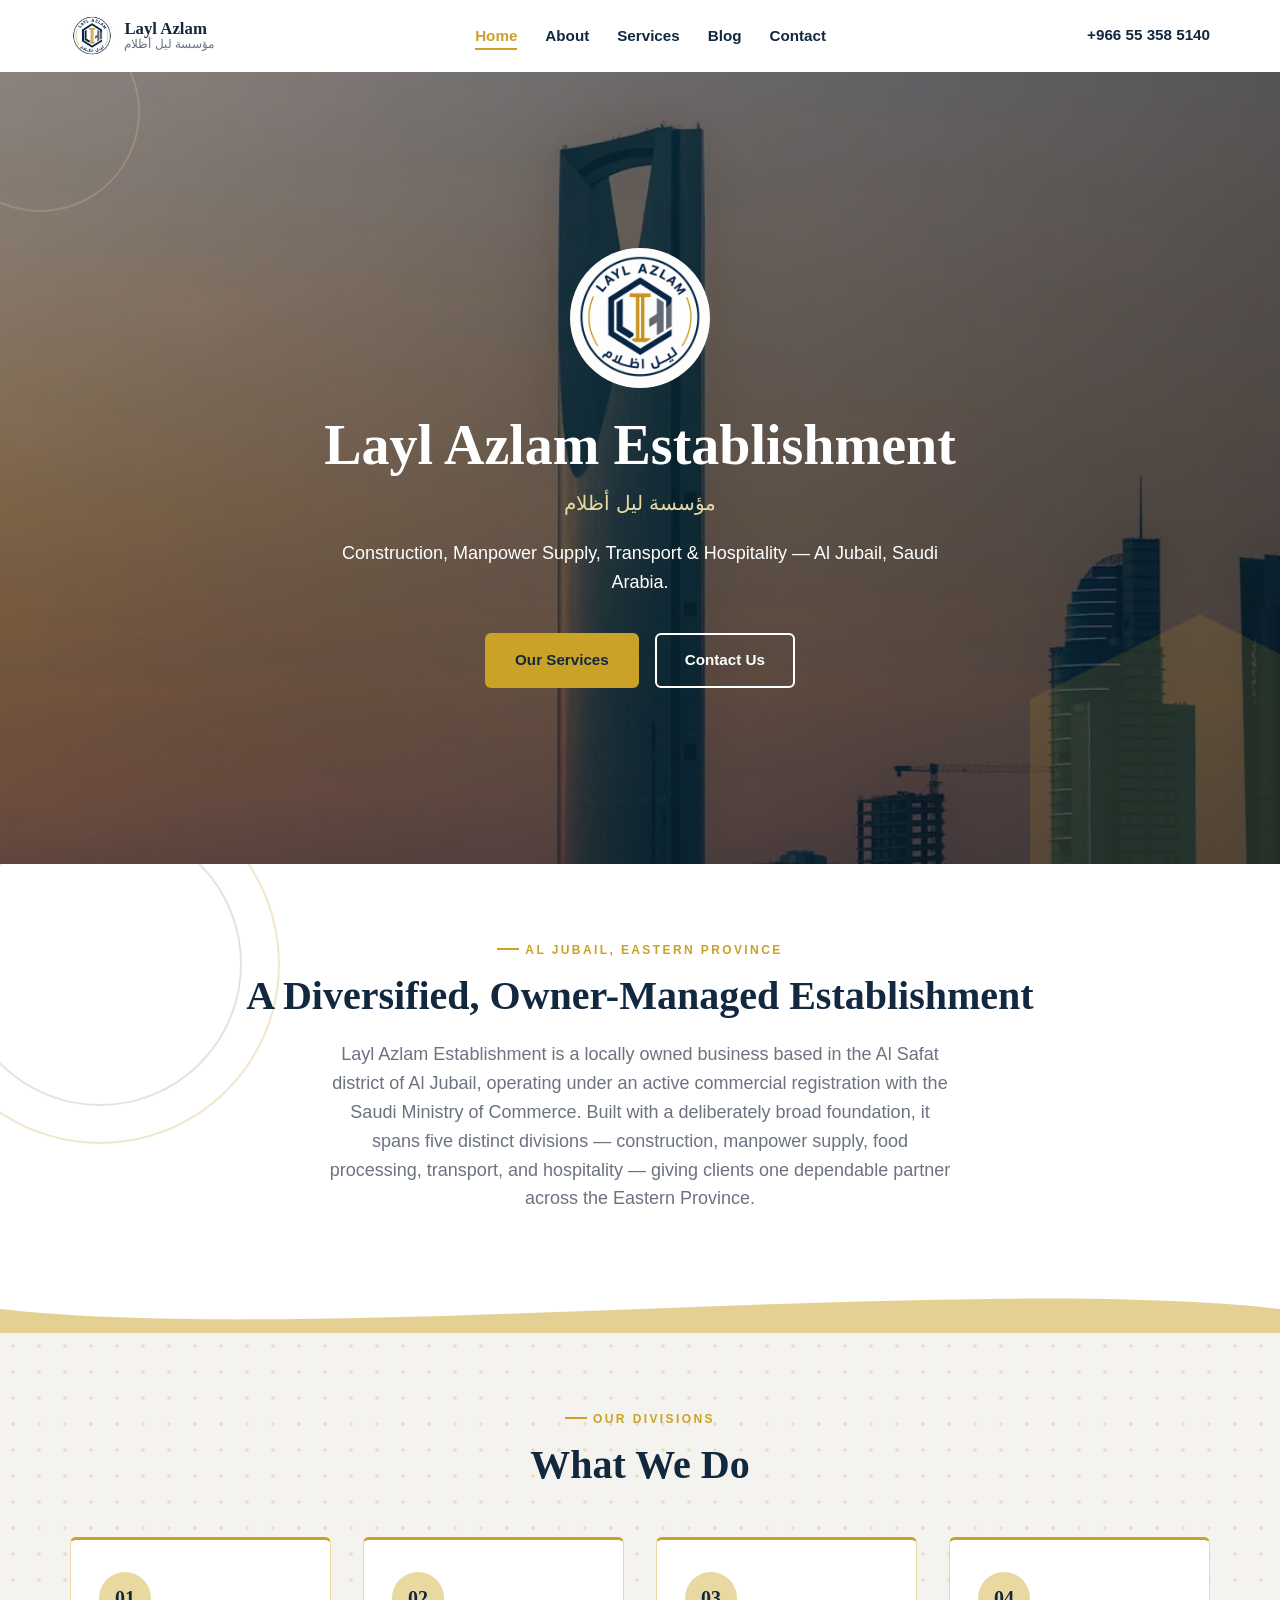
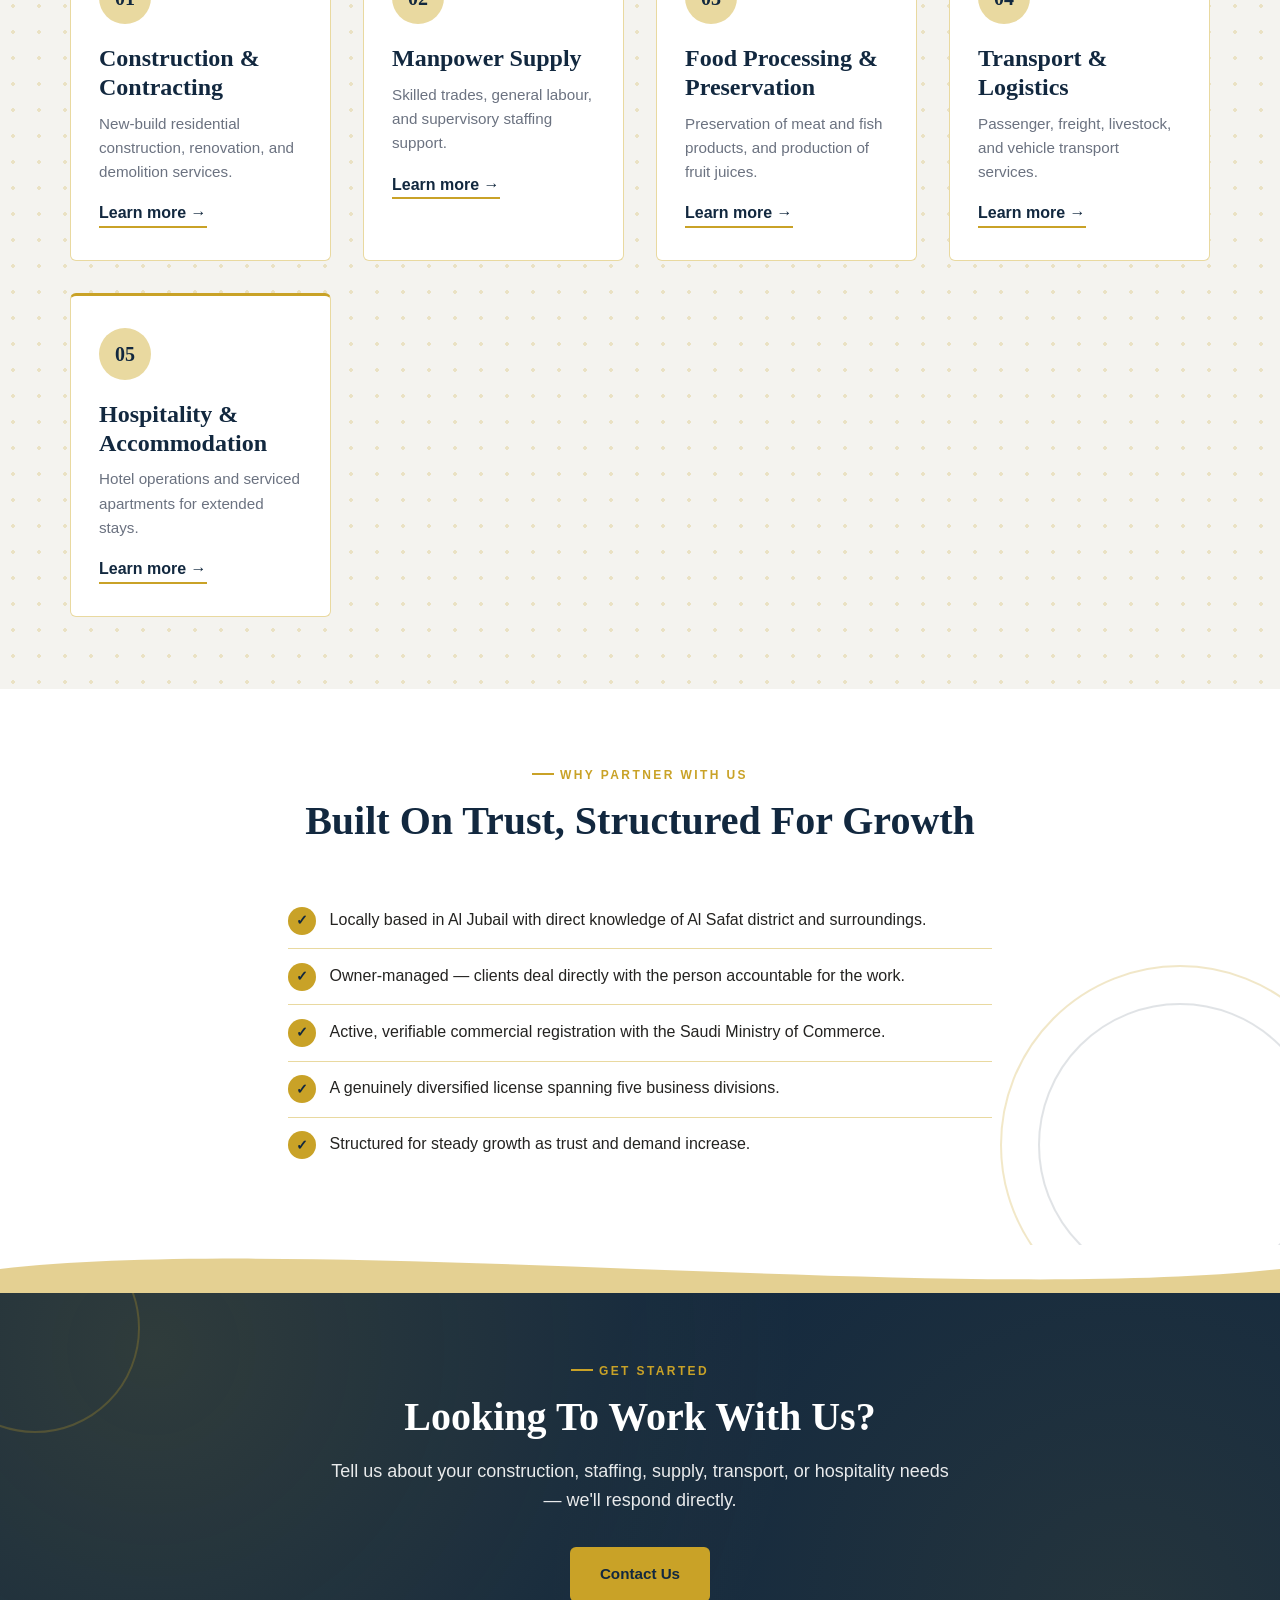
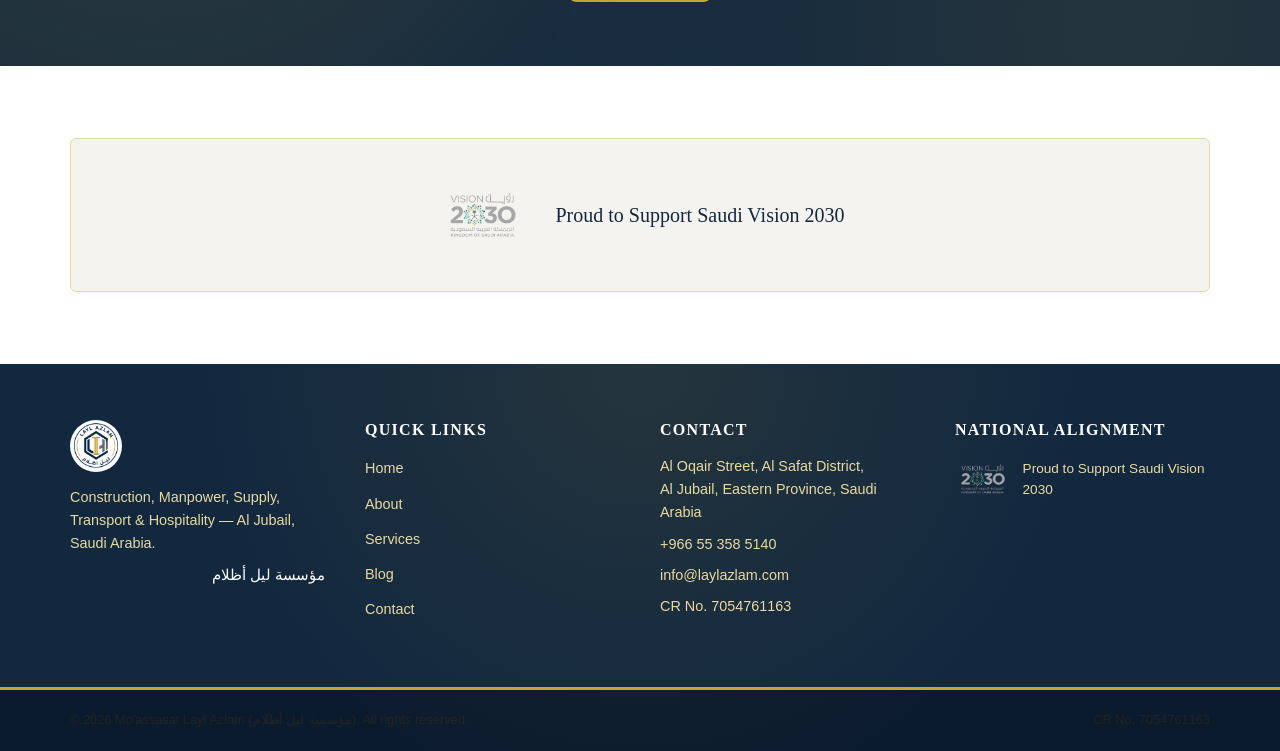
<file: index.html>
<!DOCTYPE html>
<html lang="en">
<head>
  <meta charset="UTF-8">
  <meta name="viewport" content="width=device-width, initial-scale=1.0">
  <meta http-equiv="Content-Security-Policy" content="default-src 'self'; script-src 'self'; style-src 'self' 'unsafe-inline' https://fonts.googleapis.com; font-src 'self' https://fonts.gstatic.com; img-src 'self'; frame-src https://maps.google.com https://www.google.com; connect-src 'self'; base-uri 'self'; form-action 'self'; object-src 'none'; frame-ancestors 'self';">
  <meta name="referrer" content="strict-origin-when-cross-origin">
  <title>Layl Azlam Establishment | Construction, Manpower &amp; More — Al Jubail</title>
  <meta name="description" content="Layl Azlam Establishment is an Al Jubail-based, owner-managed business spanning construction, manpower supply, food processing, transport, and hospitality across the Eastern Province, Saudi Arabia.">
  <!-- Open Graph -->
  <meta property="og:title" content="Layl Azlam Establishment — Al Jubail, Saudi Arabia">
  <meta property="og:description" content="Construction, Manpower, Supply, Transport &amp; Hospitality — a diversified, owner-managed establishment based in Al Jubail, Eastern Province.">
  <meta property="og:type" content="website">
  <meta property="og:image" content="assets/images/og-image.png">
  <!-- Favicon -->
  <link rel="icon" type="image/png" href="assets/images/favicon.png">
  <link rel="preload" as="image" href="assets/images/hero-home.webp">
  <!-- Fonts -->
  <link rel="preconnect" href="https://fonts.googleapis.com">
  <link rel="preconnect" href="https://fonts.gstatic.com" crossorigin>
  <link href="https://fonts.googleapis.com/css2?family=Playfair+Display:wght@600;700&family=Inter:wght@400;500;600;700&family=Noto+Kufi+Arabic:wght@400;600;700&display=swap" rel="stylesheet">
  <link rel="stylesheet" href="assets/css/style.css">
</head>
<body>
  <a href="#main" class="skip-link">Skip to main content</a>

  <!-- ============================= HEADER ============================= -->
  <header class="site-header" id="siteHeader">
    <div class="container header-inner">
      <a href="index.html" class="logo-link" aria-label="Layl Azlam Establishment home">
        <img src="assets/images/logo.png" alt="Layl Azlam Establishment logo" class="logo-img" width="44" height="44">
        <span class="logo-text">
          <span class="logo-en">Layl Azlam</span>
          <span class="logo-ar" lang="ar">مؤسسة ليل أظلام</span>
        </span>
      </a>
      <nav class="main-nav" id="mainNav" aria-label="Primary">
        <ul>
          <li><a href="index.html" aria-current="page">Home</a></li>
          <li><a href="about.html">About</a></li>
          <li><a href="services.html">Services</a></li>
          <li><a href="blog/index.html">Blog</a></li>
          <li><a href="contact.html">Contact</a></li>
        </ul>
      </nav>
      <div class="header-actions">
        <a href="tel:+966553585140" class="header-phone">+966 55 358 5140</a>
        <button class="nav-toggle" id="navToggle" aria-label="Toggle navigation" aria-expanded="false" aria-controls="mainNav">
          <span></span><span></span><span></span>
        </button>
      </div>
    </div>
  </header>

  <main id="main">
    <!-- ============================= HERO ============================= -->
    <section class="hero">
      <div class="container hero-inner">
        <img src="assets/images/logo.png" alt="" class="hero-logo" width="140" height="140" aria-hidden="true">
        <h1>Layl Azlam Establishment</h1>
        <p class="hero-ar" lang="ar">مؤسسة ليل أظلام</p>
        <p class="lede">Construction, Manpower Supply, Transport &amp; Hospitality — Al Jubail, Saudi Arabia.</p>
        <div class="btn-row" style="justify-content: center;">
          <a href="services.html" class="btn btn-gold">Our Services</a>
          <a href="contact.html" class="btn btn-outline" style="border-color: var(--white); color: var(--white);">Contact Us</a>
        </div>
      </div>
    </section>

    <!-- ============================= INTRO ============================= -->
    <section class="section">
      <div class="arc-motif arc-motif--top-left" aria-hidden="true"></div>
      <div class="container text-center">
        <p class="eyebrow">Al Jubail, Eastern Province</p>
        <h2>A Diversified, Owner-Managed Establishment</h2>
        <p class="lede" style="margin-inline: auto; margin-top: 1.25rem;">
          Layl Azlam Establishment is a locally owned business based in the Al Safat district of Al Jubail,
          operating under an active commercial registration with the Saudi Ministry of Commerce. Built with
          a deliberately broad foundation, it spans five distinct divisions — construction, manpower supply,
          food processing, transport, and hospitality — giving clients one dependable partner across the
          Eastern Province.
        </p>
      </div>
    </section>

    <div class="wave-divider" aria-hidden="true">
      <svg viewBox="0 0 1200 40" preserveAspectRatio="none">
        <path d="M0,20 C300,50 900,-10 1200,20 L1200,40 L0,40 Z" fill="#C9A227" opacity="0.5"></path>
      </svg>
    </div>

    <!-- ======================= DIVISIONS PREVIEW ======================= -->
    <section class="section section--cream">
      <div class="container">
        <div class="section-head">
          <p class="eyebrow">Our Divisions</p>
          <h2>What We Do</h2>
        </div>
        <div class="grid divisions-grid">
          <div class="card">
            <div class="card-icon">01</div>
            <h3>Construction &amp; Contracting</h3>
            <p>New-build residential construction, renovation, and demolition services.</p>
            <a href="services.html#construction" class="card-link">Learn more →</a>
          </div>
          <div class="card">
            <div class="card-icon">02</div>
            <h3>Manpower Supply</h3>
            <p>Skilled trades, general labour, and supervisory staffing support.</p>
            <a href="services.html#manpower" class="card-link">Learn more →</a>
          </div>
          <div class="card">
            <div class="card-icon">03</div>
            <h3>Food Processing &amp; Preservation</h3>
            <p>Preservation of meat and fish products, and production of fruit juices.</p>
            <a href="services.html#food" class="card-link">Learn more →</a>
          </div>
          <div class="card">
            <div class="card-icon">04</div>
            <h3>Transport &amp; Logistics</h3>
            <p>Passenger, freight, livestock, and vehicle transport services.</p>
            <a href="services.html#transport" class="card-link">Learn more →</a>
          </div>
          <div class="card">
            <div class="card-icon">05</div>
            <h3>Hospitality &amp; Accommodation</h3>
            <p>Hotel operations and serviced apartments for extended stays.</p>
            <a href="services.html#hospitality" class="card-link">Learn more →</a>
          </div>
        </div>
      </div>
    </section>

    <!-- ======================= WHY PARTNER WITH US ======================= -->
    <section class="section">
      <div class="arc-motif arc-motif--bottom-right" aria-hidden="true"></div>
      <div class="container">
        <div class="section-head">
          <p class="eyebrow">Why Partner With Us</p>
          <h2>Built On Trust, Structured For Growth</h2>
        </div>
        <ul class="checklist" style="max-width: 44rem; margin-inline: auto;">
          <li>
            <span class="check-mark" aria-hidden="true">✓</span>
            <span>Locally based in Al Jubail with direct knowledge of Al Safat district and surroundings.</span>
          </li>
          <li>
            <span class="check-mark" aria-hidden="true">✓</span>
            <span>Owner-managed — clients deal directly with the person accountable for the work.</span>
          </li>
          <li>
            <span class="check-mark" aria-hidden="true">✓</span>
            <span>Active, verifiable commercial registration with the Saudi Ministry of Commerce.</span>
          </li>
          <li>
            <span class="check-mark" aria-hidden="true">✓</span>
            <span>A genuinely diversified license spanning five business divisions.</span>
          </li>
          <li>
            <span class="check-mark" aria-hidden="true">✓</span>
            <span>Structured for steady growth as trust and demand increase.</span>
          </li>
        </ul>
      </div>
    </section>

    <div class="wave-divider" aria-hidden="true">
      <svg viewBox="0 0 1200 40" preserveAspectRatio="none">
        <path d="M0,20 C300,-10 900,50 1200,20 L1200,40 L0,40 Z" fill="#C9A227" opacity="0.5"></path>
      </svg>
    </div>

    <!-- ======================= CLOSING CTA ======================= -->
    <section class="cta-band">
      <div class="container">
        <p class="eyebrow">Get Started</p>
        <h2>Looking To Work With Us?</h2>
        <p class="lede">Tell us about your construction, staffing, supply, transport, or hospitality needs — we'll respond directly.</p>
        <a href="contact.html" class="btn btn-gold">Contact Us</a>
      </div>
    </section>

    <!-- ======================= VISION 2030 BANNER ======================= -->
    <section class="section">
      <div class="container">
        <div class="vision-banner">
          <img src="assets/images/vision2030.png" alt="Saudi Vision 2030 logo" width="150" height="112" loading="lazy">
          <p>Proud to Support Saudi Vision 2030</p>
        </div>
      </div>
    </section>
  </main>

  <!-- ============================= FOOTER ============================= -->
  <footer class="site-footer">
    <div class="container footer-grid">
      <div class="footer-col footer-about">
        <img src="assets/images/logo.png" alt="Layl Azlam Establishment logo" class="footer-logo" width="52" height="52">
        <p class="footer-tagline">Construction, Manpower, Supply, Transport &amp; Hospitality — Al Jubail, Saudi Arabia.</p>
        <p class="footer-ar" lang="ar">مؤسسة ليل أظلام</p>
      </div>
      <div class="footer-col">
        <h3>Quick Links</h3>
        <ul>
          <li><a href="index.html">Home</a></li>
          <li><a href="about.html">About</a></li>
          <li><a href="services.html">Services</a></li>
          <li><a href="blog/index.html">Blog</a></li>
          <li><a href="contact.html">Contact</a></li>
        </ul>
      </div>
      <div class="footer-col">
        <h3>Contact</h3>
        <address>
          <p>Al Oqair Street, Al Safat District,<br>Al Jubail, Eastern Province, Saudi Arabia</p>
          <p><a href="tel:+966553585140">+966 55 358 5140</a></p>
          <p><a href="mailto:info@laylazlam.com">info@laylazlam.com</a></p>
          <p>CR No. 7054761163</p>
        </address>
      </div>
      <div class="footer-col footer-vision">
        <h3>National Alignment</h3>
        <div class="vision-badge">
          <img src="assets/images/vision2030.png" alt="Saudi Vision 2030 logo" width="64" height="48" loading="lazy">
          <span>Proud to Support Saudi Vision 2030</span>
        </div>
      </div>
    </div>
    <div class="footer-bottom">
      <div class="container footer-bottom-inner">
        <p>&copy; 2026 Mo'assasat Layl Azlam (<span lang="ar">مؤسسة ليل أظلام</span>). All rights reserved.</p>
        <p>CR No. 7054761163</p>
      </div>
    </div>
  </footer>

  <script src="assets/js/main.js"></script>
</body>
</html>
</file>
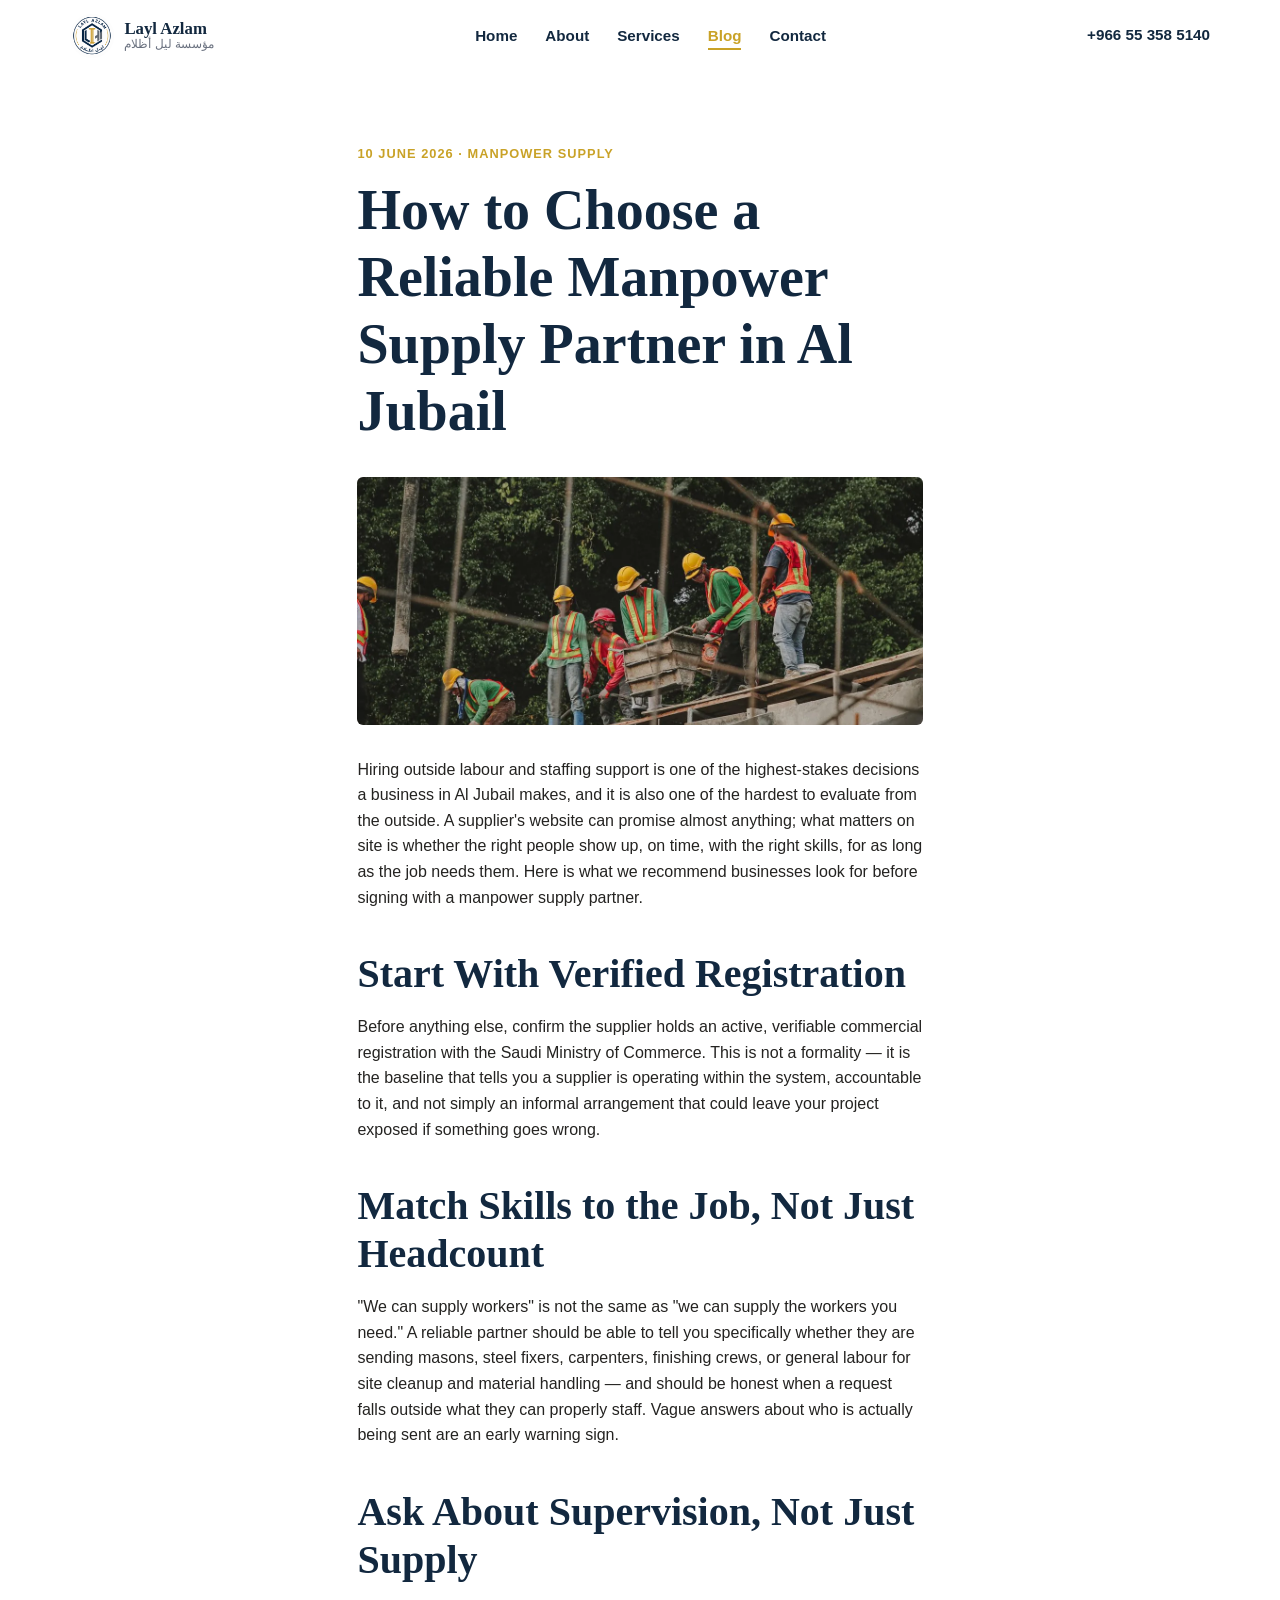
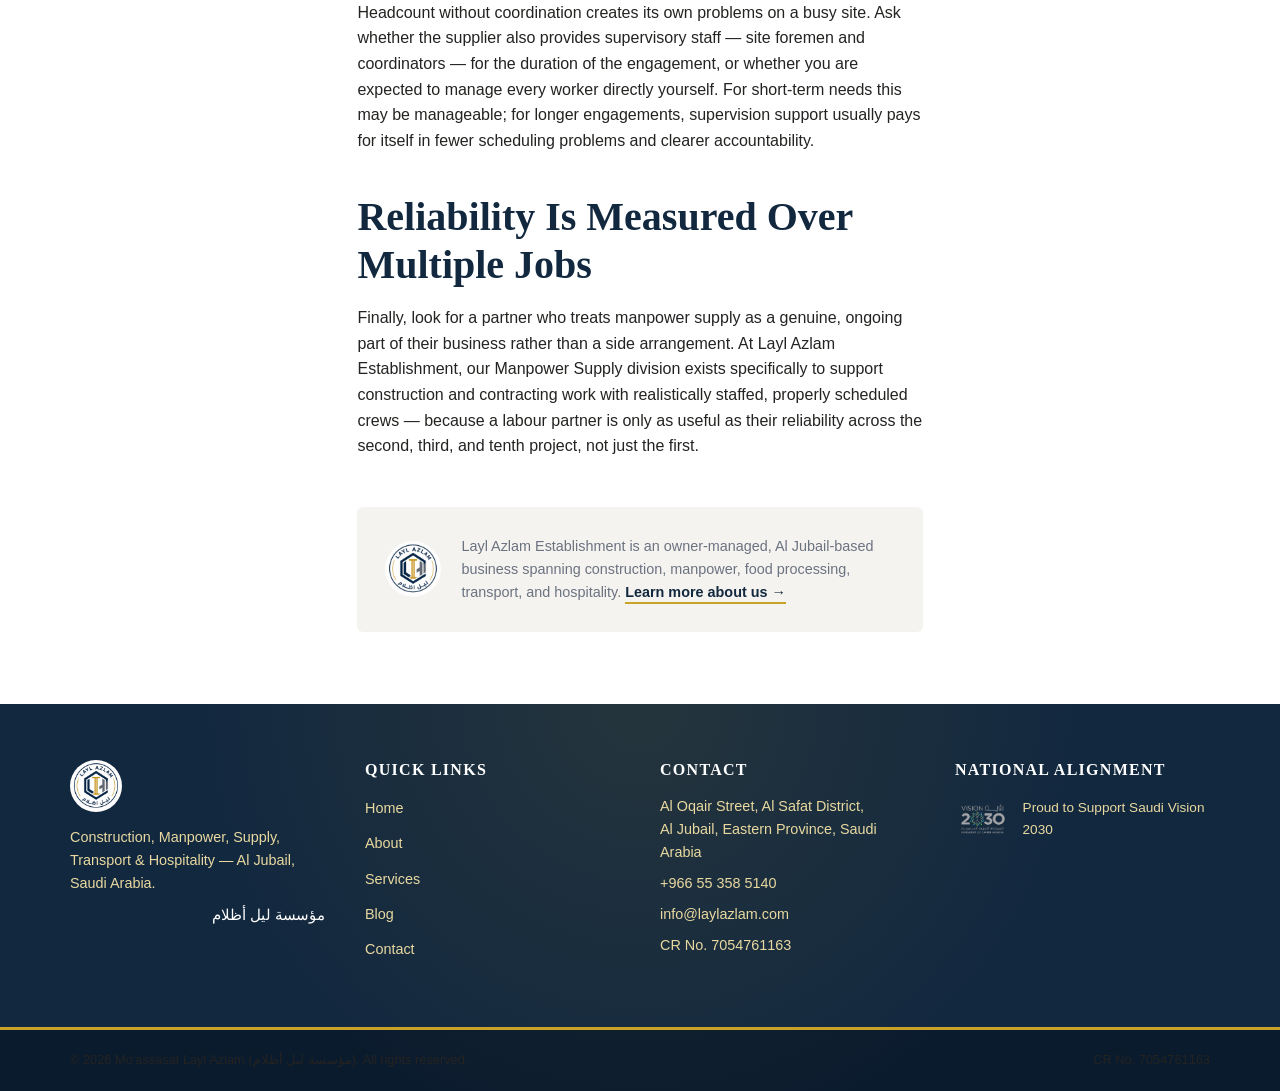
<file: blog/choosing-a-manpower-supply-partner.html>
<!DOCTYPE html>
<html lang="en">
<head>
  <meta charset="UTF-8">
  <meta name="viewport" content="width=device-width, initial-scale=1.0">
  <meta http-equiv="Content-Security-Policy" content="default-src 'self'; script-src 'self'; style-src 'self' 'unsafe-inline' https://fonts.googleapis.com; font-src 'self' https://fonts.gstatic.com; img-src 'self'; frame-src https://maps.google.com https://www.google.com; connect-src 'self'; base-uri 'self'; form-action 'self'; object-src 'none'; frame-ancestors 'self';">
  <meta name="referrer" content="strict-origin-when-cross-origin">
  <title>How to Choose a Reliable Manpower Supply Partner in Al Jubail | Layl Azlam Establishment</title>
  <meta name="description" content="Practical tips for businesses hiring labour and staffing support in Al Jubail, from verifying registration to matching skills to the job.">
  <!-- Open Graph -->
  <meta property="og:title" content="How to Choose a Reliable Manpower Supply Partner in Al Jubail">
  <meta property="og:description" content="Practical tips for businesses hiring labour and staffing support in Al Jubail.">
  <meta property="og:type" content="article">
  <meta property="og:image" content="../assets/images/og-image.png">
  <!-- Favicon -->
  <link rel="icon" type="image/png" href="../assets/images/favicon.png">
  <link rel="preload" as="image" href="../assets/images/blog-thumb-2.webp">
  <!-- Fonts -->
  <link rel="preconnect" href="https://fonts.googleapis.com">
  <link rel="preconnect" href="https://fonts.gstatic.com" crossorigin>
  <link href="https://fonts.googleapis.com/css2?family=Playfair+Display:wght@600;700&family=Inter:wght@400;500;600;700&family=Noto+Kufi+Arabic:wght@400;600;700&display=swap" rel="stylesheet">
  <link rel="stylesheet" href="../assets/css/style.css">
</head>
<body>
  <a href="#main" class="skip-link">Skip to main content</a>

  <!-- ============================= HEADER ============================= -->
  <header class="site-header" id="siteHeader">
    <div class="container header-inner">
      <a href="../index.html" class="logo-link" aria-label="Layl Azlam Establishment home">
        <img src="../assets/images/logo.png" alt="Layl Azlam Establishment logo" class="logo-img" width="44" height="44">
        <span class="logo-text">
          <span class="logo-en">Layl Azlam</span>
          <span class="logo-ar" lang="ar">مؤسسة ليل أظلام</span>
        </span>
      </a>
      <nav class="main-nav" id="mainNav" aria-label="Primary">
        <ul>
          <li><a href="../index.html">Home</a></li>
          <li><a href="../about.html">About</a></li>
          <li><a href="../services.html">Services</a></li>
          <li><a href="index.html" aria-current="page">Blog</a></li>
          <li><a href="../contact.html">Contact</a></li>
        </ul>
      </nav>
      <div class="header-actions">
        <a href="tel:+966553585140" class="header-phone">+966 55 358 5140</a>
        <button class="nav-toggle" id="navToggle" aria-label="Toggle navigation" aria-expanded="false" aria-controls="mainNav">
          <span></span><span></span><span></span>
        </button>
      </div>
    </div>
  </header>

  <main id="main">
    <article class="section">
      <div class="container" style="max-width: 68ch;">
        <p class="post-meta"><time datetime="2026-06-10">10 June 2026</time> · Manpower Supply</p>
        <h1>How to Choose a Reliable Manpower Supply Partner in Al Jubail</h1>

        <div class="post-hero" style="margin-top: 2rem;">
          <img src="../assets/images/blog-thumb-2.webp" alt="Manpower supply crew reporting for a work assignment" loading="lazy">
        </div>

        <div class="post-content">
          <p>Hiring outside labour and staffing support is one of the highest-stakes decisions a business in
          Al Jubail makes, and it is also one of the hardest to evaluate from the outside. A supplier's
          website can promise almost anything; what matters on site is whether the right people show up, on
          time, with the right skills, for as long as the job needs them. Here is what we recommend businesses
          look for before signing with a manpower supply partner.</p>

          <h2>Start With Verified Registration</h2>
          <p>Before anything else, confirm the supplier holds an active, verifiable commercial registration
          with the Saudi Ministry of Commerce. This is not a formality — it is the baseline that tells you a
          supplier is operating within the system, accountable to it, and not simply an informal arrangement
          that could leave your project exposed if something goes wrong.</p>

          <h2>Match Skills to the Job, Not Just Headcount</h2>
          <p>"We can supply workers" is not the same as "we can supply the workers you need." A reliable
          partner should be able to tell you specifically whether they are sending masons, steel fixers,
          carpenters, finishing crews, or general labour for site cleanup and material handling — and should
          be honest when a request falls outside what they can properly staff. Vague answers about who is
          actually being sent are an early warning sign.</p>

          <h2>Ask About Supervision, Not Just Supply</h2>
          <p>Headcount without coordination creates its own problems on a busy site. Ask whether the supplier
          also provides supervisory staff — site foremen and coordinators — for the duration of the
          engagement, or whether you are expected to manage every worker directly yourself. For short-term
          needs this may be manageable; for longer engagements, supervision support usually pays for itself in
          fewer scheduling problems and clearer accountability.</p>

          <h2>Reliability Is Measured Over Multiple Jobs</h2>
          <p>Finally, look for a partner who treats manpower supply as a genuine, ongoing part of their
          business rather than a side arrangement. At Layl Azlam Establishment, our Manpower Supply division
          exists specifically to support construction and contracting work with realistically staffed,
          properly scheduled crews — because a labour partner is only as useful as their reliability across
          the second, third, and tenth project, not just the first.</p>
        </div>

        <div class="author-box">
          <img src="../assets/images/logo.png" alt="Layl Azlam Establishment logo" loading="lazy">
          <p>Layl Azlam Establishment is an owner-managed, Al Jubail-based business spanning construction,
          manpower, food processing, transport, and hospitality. <a href="../about.html" class="text-link">Learn more about us →</a></p>
        </div>
      </div>
    </article>
  </main>

  <!-- ============================= FOOTER ============================= -->
  <footer class="site-footer">
    <div class="container footer-grid">
      <div class="footer-col footer-about">
        <img src="../assets/images/logo.png" alt="Layl Azlam Establishment logo" class="footer-logo" width="52" height="52">
        <p class="footer-tagline">Construction, Manpower, Supply, Transport &amp; Hospitality — Al Jubail, Saudi Arabia.</p>
        <p class="footer-ar" lang="ar">مؤسسة ليل أظلام</p>
      </div>
      <div class="footer-col">
        <h3>Quick Links</h3>
        <ul>
          <li><a href="../index.html">Home</a></li>
          <li><a href="../about.html">About</a></li>
          <li><a href="../services.html">Services</a></li>
          <li><a href="index.html">Blog</a></li>
          <li><a href="../contact.html">Contact</a></li>
        </ul>
      </div>
      <div class="footer-col">
        <h3>Contact</h3>
        <address>
          <p>Al Oqair Street, Al Safat District,<br>Al Jubail, Eastern Province, Saudi Arabia</p>
          <p><a href="tel:+966553585140">+966 55 358 5140</a></p>
          <p><a href="mailto:info@laylazlam.com">info@laylazlam.com</a></p>
          <p>CR No. 7054761163</p>
        </address>
      </div>
      <div class="footer-col footer-vision">
        <h3>National Alignment</h3>
        <div class="vision-badge">
          <img src="../assets/images/vision2030.png" alt="Saudi Vision 2030 logo" width="64" height="48" loading="lazy">
          <span>Proud to Support Saudi Vision 2030</span>
        </div>
      </div>
    </div>
    <div class="footer-bottom">
      <div class="container footer-bottom-inner">
        <p>&copy; 2026 Mo'assasat Layl Azlam (<span lang="ar">مؤسسة ليل أظلام</span>). All rights reserved.</p>
        <p>CR No. 7054761163</p>
      </div>
    </div>
  </footer>

  <script src="../assets/js/main.js"></script>
</body>
</html>
</file>
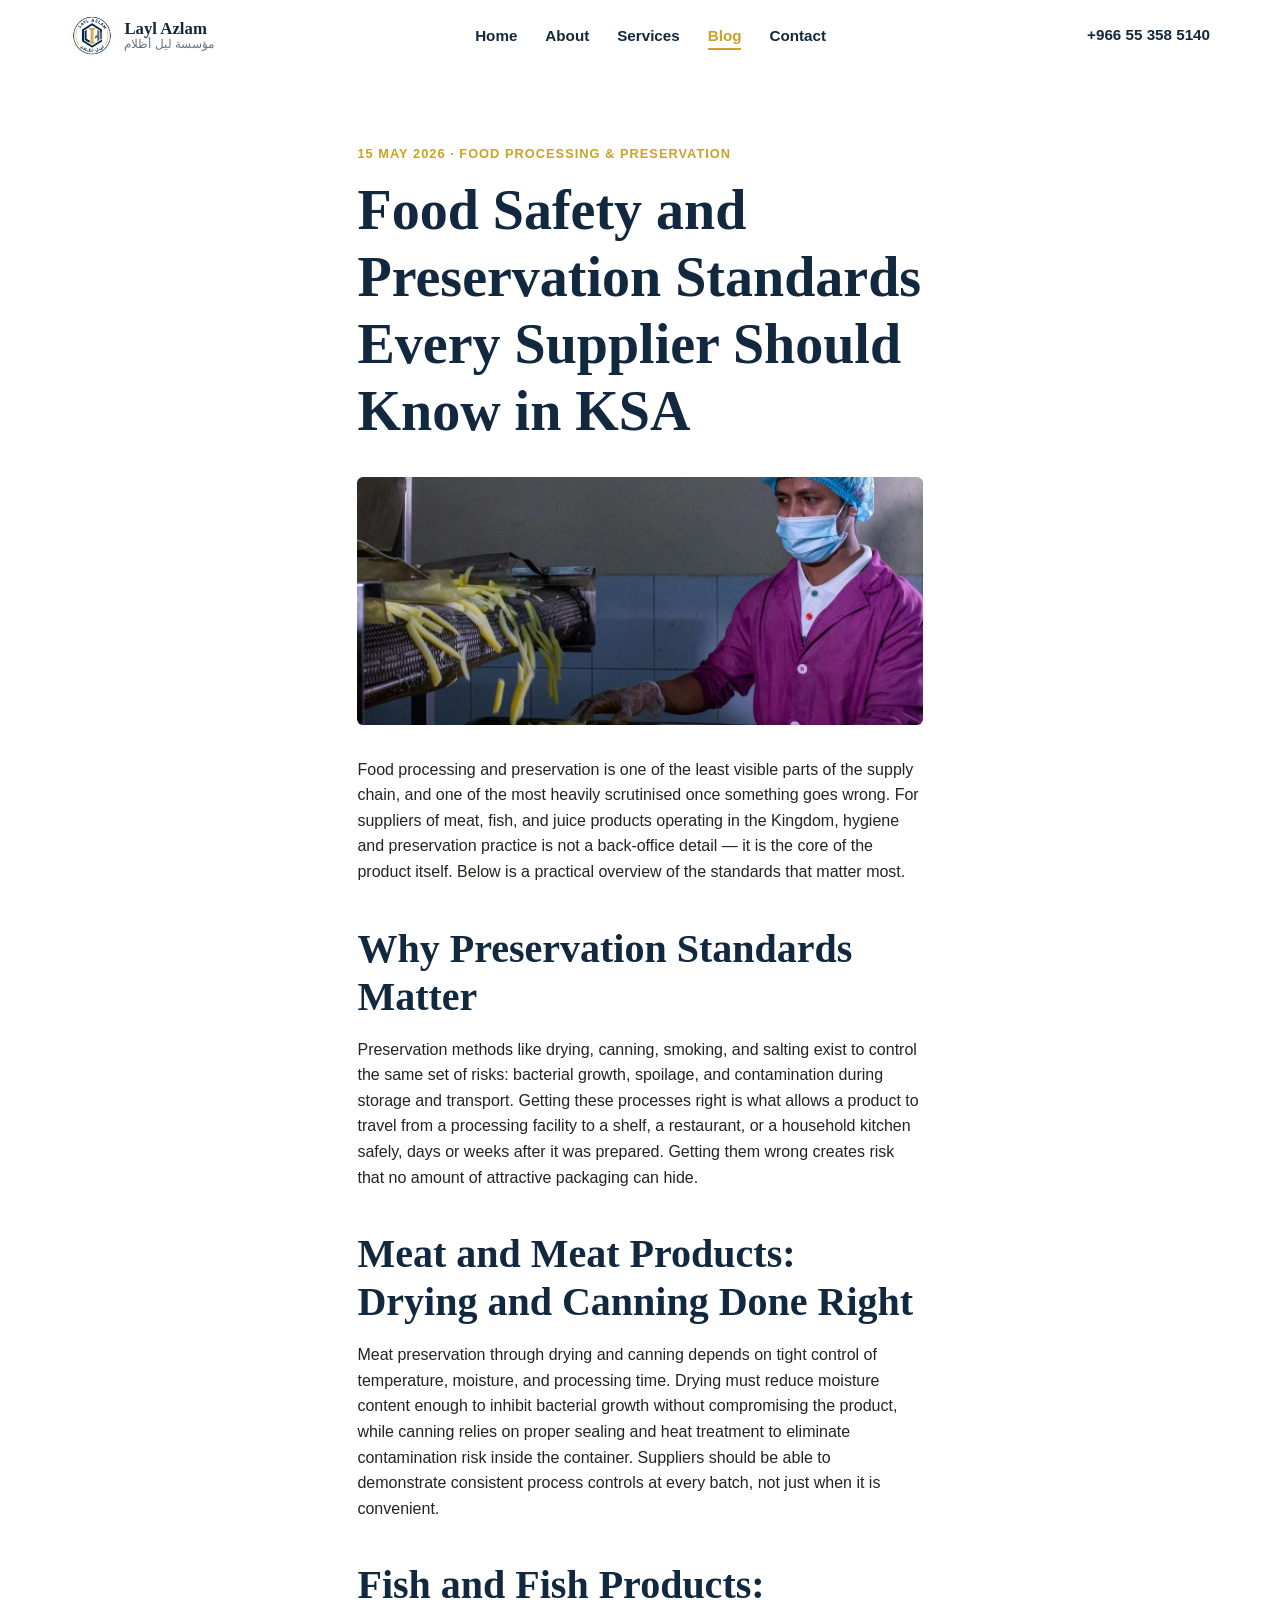
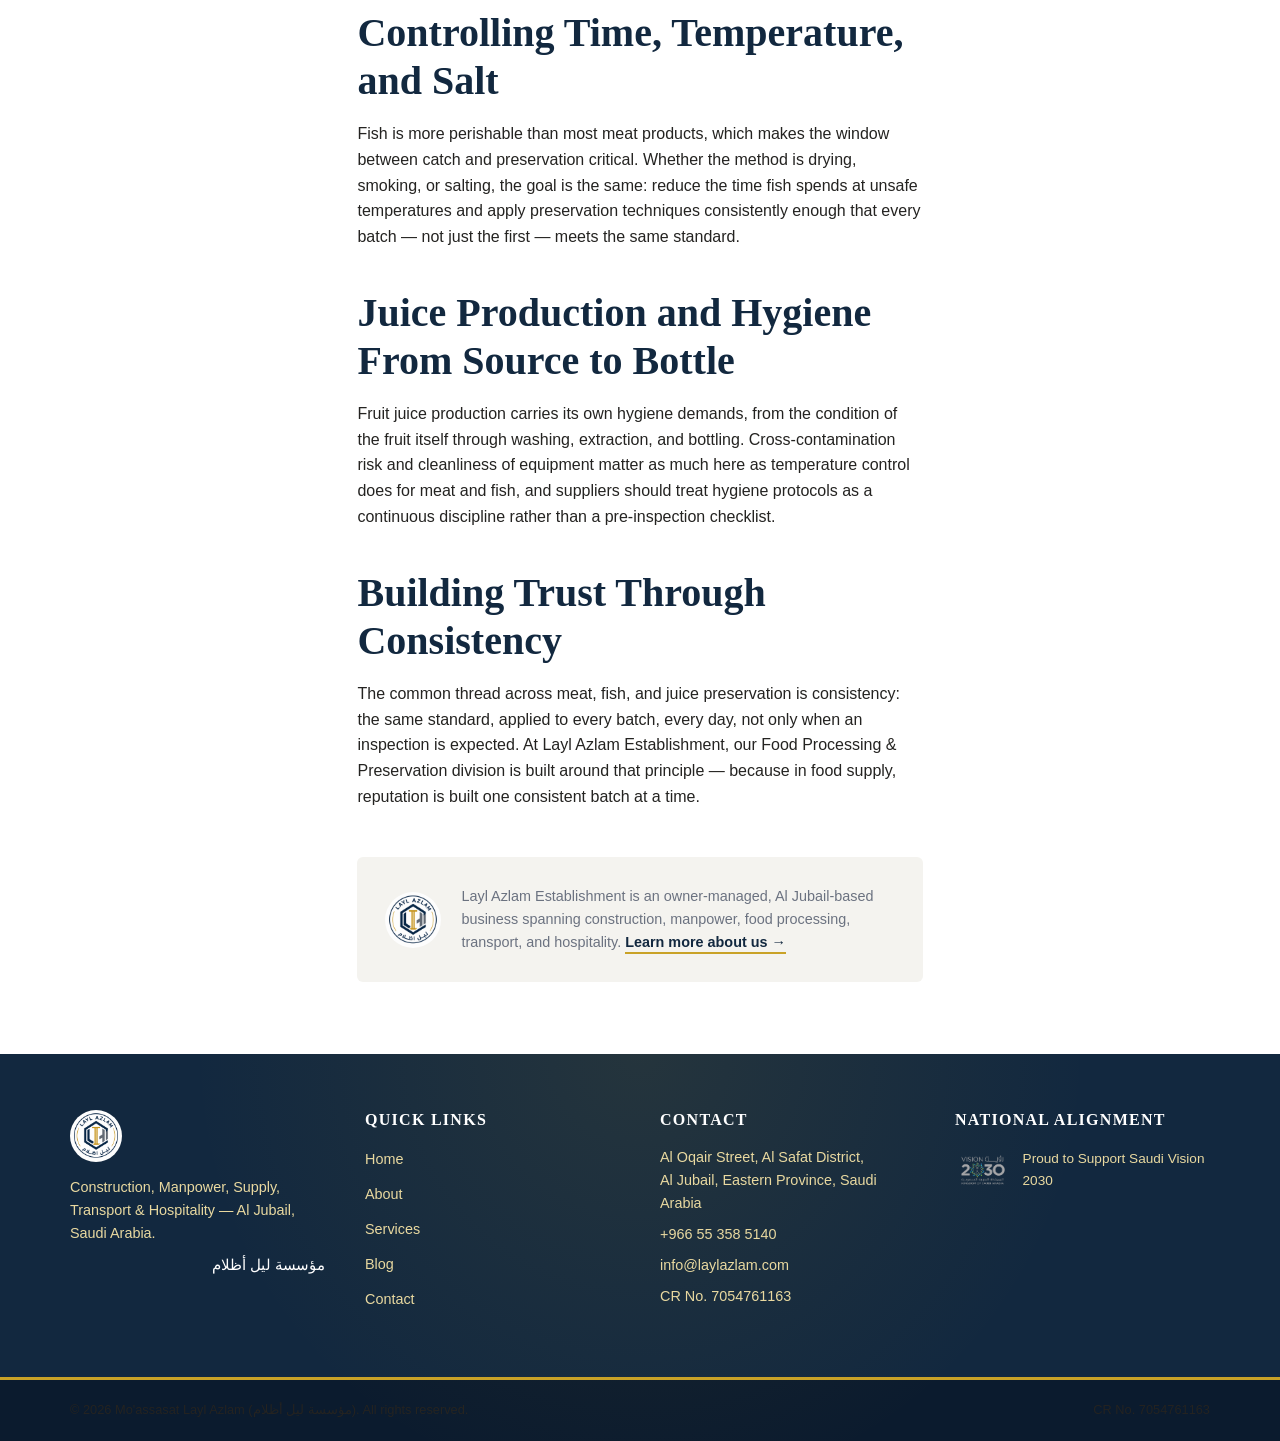
<file: blog/food-safety-standards-ksa.html>
<!DOCTYPE html>
<html lang="en">
<head>
  <meta charset="UTF-8">
  <meta name="viewport" content="width=device-width, initial-scale=1.0">
  <meta http-equiv="Content-Security-Policy" content="default-src 'self'; script-src 'self'; style-src 'self' 'unsafe-inline' https://fonts.googleapis.com; font-src 'self' https://fonts.gstatic.com; img-src 'self'; frame-src https://maps.google.com https://www.google.com; connect-src 'self'; base-uri 'self'; form-action 'self'; object-src 'none'; frame-ancestors 'self';">
  <meta name="referrer" content="strict-origin-when-cross-origin">
  <title>Food Safety and Preservation Standards Every Supplier Should Know in KSA | Layl Azlam Establishment</title>
  <meta name="description" content="An overview of hygiene and preservation best practices for meat, fish, and juice suppliers operating in Saudi Arabia.">
  <!-- Open Graph -->
  <meta property="og:title" content="Food Safety and Preservation Standards Every Supplier Should Know in KSA">
  <meta property="og:description" content="Hygiene and preservation best practices relevant to meat, fish, and juice production in Saudi Arabia.">
  <meta property="og:type" content="article">
  <meta property="og:image" content="../assets/images/og-image.png">
  <!-- Favicon -->
  <link rel="icon" type="image/png" href="../assets/images/favicon.png">
  <link rel="preload" as="image" href="../assets/images/blog-thumb-3.webp">
  <!-- Fonts -->
  <link rel="preconnect" href="https://fonts.googleapis.com">
  <link rel="preconnect" href="https://fonts.gstatic.com" crossorigin>
  <link href="https://fonts.googleapis.com/css2?family=Playfair+Display:wght@600;700&family=Inter:wght@400;500;600;700&family=Noto+Kufi+Arabic:wght@400;600;700&display=swap" rel="stylesheet">
  <link rel="stylesheet" href="../assets/css/style.css">
</head>
<body>
  <a href="#main" class="skip-link">Skip to main content</a>

  <!-- ============================= HEADER ============================= -->
  <header class="site-header" id="siteHeader">
    <div class="container header-inner">
      <a href="../index.html" class="logo-link" aria-label="Layl Azlam Establishment home">
        <img src="../assets/images/logo.png" alt="Layl Azlam Establishment logo" class="logo-img" width="44" height="44">
        <span class="logo-text">
          <span class="logo-en">Layl Azlam</span>
          <span class="logo-ar" lang="ar">مؤسسة ليل أظلام</span>
        </span>
      </a>
      <nav class="main-nav" id="mainNav" aria-label="Primary">
        <ul>
          <li><a href="../index.html">Home</a></li>
          <li><a href="../about.html">About</a></li>
          <li><a href="../services.html">Services</a></li>
          <li><a href="index.html" aria-current="page">Blog</a></li>
          <li><a href="../contact.html">Contact</a></li>
        </ul>
      </nav>
      <div class="header-actions">
        <a href="tel:+966553585140" class="header-phone">+966 55 358 5140</a>
        <button class="nav-toggle" id="navToggle" aria-label="Toggle navigation" aria-expanded="false" aria-controls="mainNav">
          <span></span><span></span><span></span>
        </button>
      </div>
    </div>
  </header>

  <main id="main">
    <article class="section">
      <div class="container" style="max-width: 68ch;">
        <p class="post-meta"><time datetime="2026-05-15">15 May 2026</time> · Food Processing &amp; Preservation</p>
        <h1>Food Safety and Preservation Standards Every Supplier Should Know in KSA</h1>

        <div class="post-hero" style="margin-top: 2rem;">
          <img src="../assets/images/blog-thumb-3.webp" alt="Food processing and preservation workspace" loading="lazy">
        </div>

        <div class="post-content">
          <p>Food processing and preservation is one of the least visible parts of the supply chain, and one
          of the most heavily scrutinised once something goes wrong. For suppliers of meat, fish, and juice
          products operating in the Kingdom, hygiene and preservation practice is not a back-office detail —
          it is the core of the product itself. Below is a practical overview of the standards that matter
          most.</p>

          <h2>Why Preservation Standards Matter</h2>
          <p>Preservation methods like drying, canning, smoking, and salting exist to control the same set of
          risks: bacterial growth, spoilage, and contamination during storage and transport. Getting these
          processes right is what allows a product to travel from a processing facility to a shelf, a
          restaurant, or a household kitchen safely, days or weeks after it was prepared. Getting them wrong
          creates risk that no amount of attractive packaging can hide.</p>

          <h2>Meat and Meat Products: Drying and Canning Done Right</h2>
          <p>Meat preservation through drying and canning depends on tight control of temperature, moisture,
          and processing time. Drying must reduce moisture content enough to inhibit bacterial growth without
          compromising the product, while canning relies on proper sealing and heat treatment to eliminate
          contamination risk inside the container. Suppliers should be able to demonstrate consistent process
          controls at every batch, not just when it is convenient.</p>

          <h2>Fish and Fish Products: Controlling Time, Temperature, and Salt</h2>
          <p>Fish is more perishable than most meat products, which makes the window between catch and
          preservation critical. Whether the method is drying, smoking, or salting, the goal is the same:
          reduce the time fish spends at unsafe temperatures and apply preservation techniques consistently
          enough that every batch — not just the first — meets the same standard.</p>

          <h2>Juice Production and Hygiene From Source to Bottle</h2>
          <p>Fruit juice production carries its own hygiene demands, from the condition of the fruit itself
          through washing, extraction, and bottling. Cross-contamination risk and cleanliness of equipment
          matter as much here as temperature control does for meat and fish, and suppliers should treat
          hygiene protocols as a continuous discipline rather than a pre-inspection checklist.</p>

          <h2>Building Trust Through Consistency</h2>
          <p>The common thread across meat, fish, and juice preservation is consistency: the same standard,
          applied to every batch, every day, not only when an inspection is expected. At Layl Azlam
          Establishment, our Food Processing &amp; Preservation division is built around that principle —
          because in food supply, reputation is built one consistent batch at a time.</p>
        </div>

        <div class="author-box">
          <img src="../assets/images/logo.png" alt="Layl Azlam Establishment logo" loading="lazy">
          <p>Layl Azlam Establishment is an owner-managed, Al Jubail-based business spanning construction,
          manpower, food processing, transport, and hospitality. <a href="../about.html" class="text-link">Learn more about us →</a></p>
        </div>
      </div>
    </article>
  </main>

  <!-- ============================= FOOTER ============================= -->
  <footer class="site-footer">
    <div class="container footer-grid">
      <div class="footer-col footer-about">
        <img src="../assets/images/logo.png" alt="Layl Azlam Establishment logo" class="footer-logo" width="52" height="52">
        <p class="footer-tagline">Construction, Manpower, Supply, Transport &amp; Hospitality — Al Jubail, Saudi Arabia.</p>
        <p class="footer-ar" lang="ar">مؤسسة ليل أظلام</p>
      </div>
      <div class="footer-col">
        <h3>Quick Links</h3>
        <ul>
          <li><a href="../index.html">Home</a></li>
          <li><a href="../about.html">About</a></li>
          <li><a href="../services.html">Services</a></li>
          <li><a href="index.html">Blog</a></li>
          <li><a href="../contact.html">Contact</a></li>
        </ul>
      </div>
      <div class="footer-col">
        <h3>Contact</h3>
        <address>
          <p>Al Oqair Street, Al Safat District,<br>Al Jubail, Eastern Province, Saudi Arabia</p>
          <p><a href="tel:+966553585140">+966 55 358 5140</a></p>
          <p><a href="mailto:info@laylazlam.com">info@laylazlam.com</a></p>
          <p>CR No. 7054761163</p>
        </address>
      </div>
      <div class="footer-col footer-vision">
        <h3>National Alignment</h3>
        <div class="vision-badge">
          <img src="../assets/images/vision2030.png" alt="Saudi Vision 2030 logo" width="64" height="48" loading="lazy">
          <span>Proud to Support Saudi Vision 2030</span>
        </div>
      </div>
    </div>
    <div class="footer-bottom">
      <div class="container footer-bottom-inner">
        <p>&copy; 2026 Mo'assasat Layl Azlam (<span lang="ar">مؤسسة ليل أظلام</span>). All rights reserved.</p>
        <p>CR No. 7054761163</p>
      </div>
    </div>
  </footer>

  <script src="../assets/js/main.js"></script>
</body>
</html>
</file>
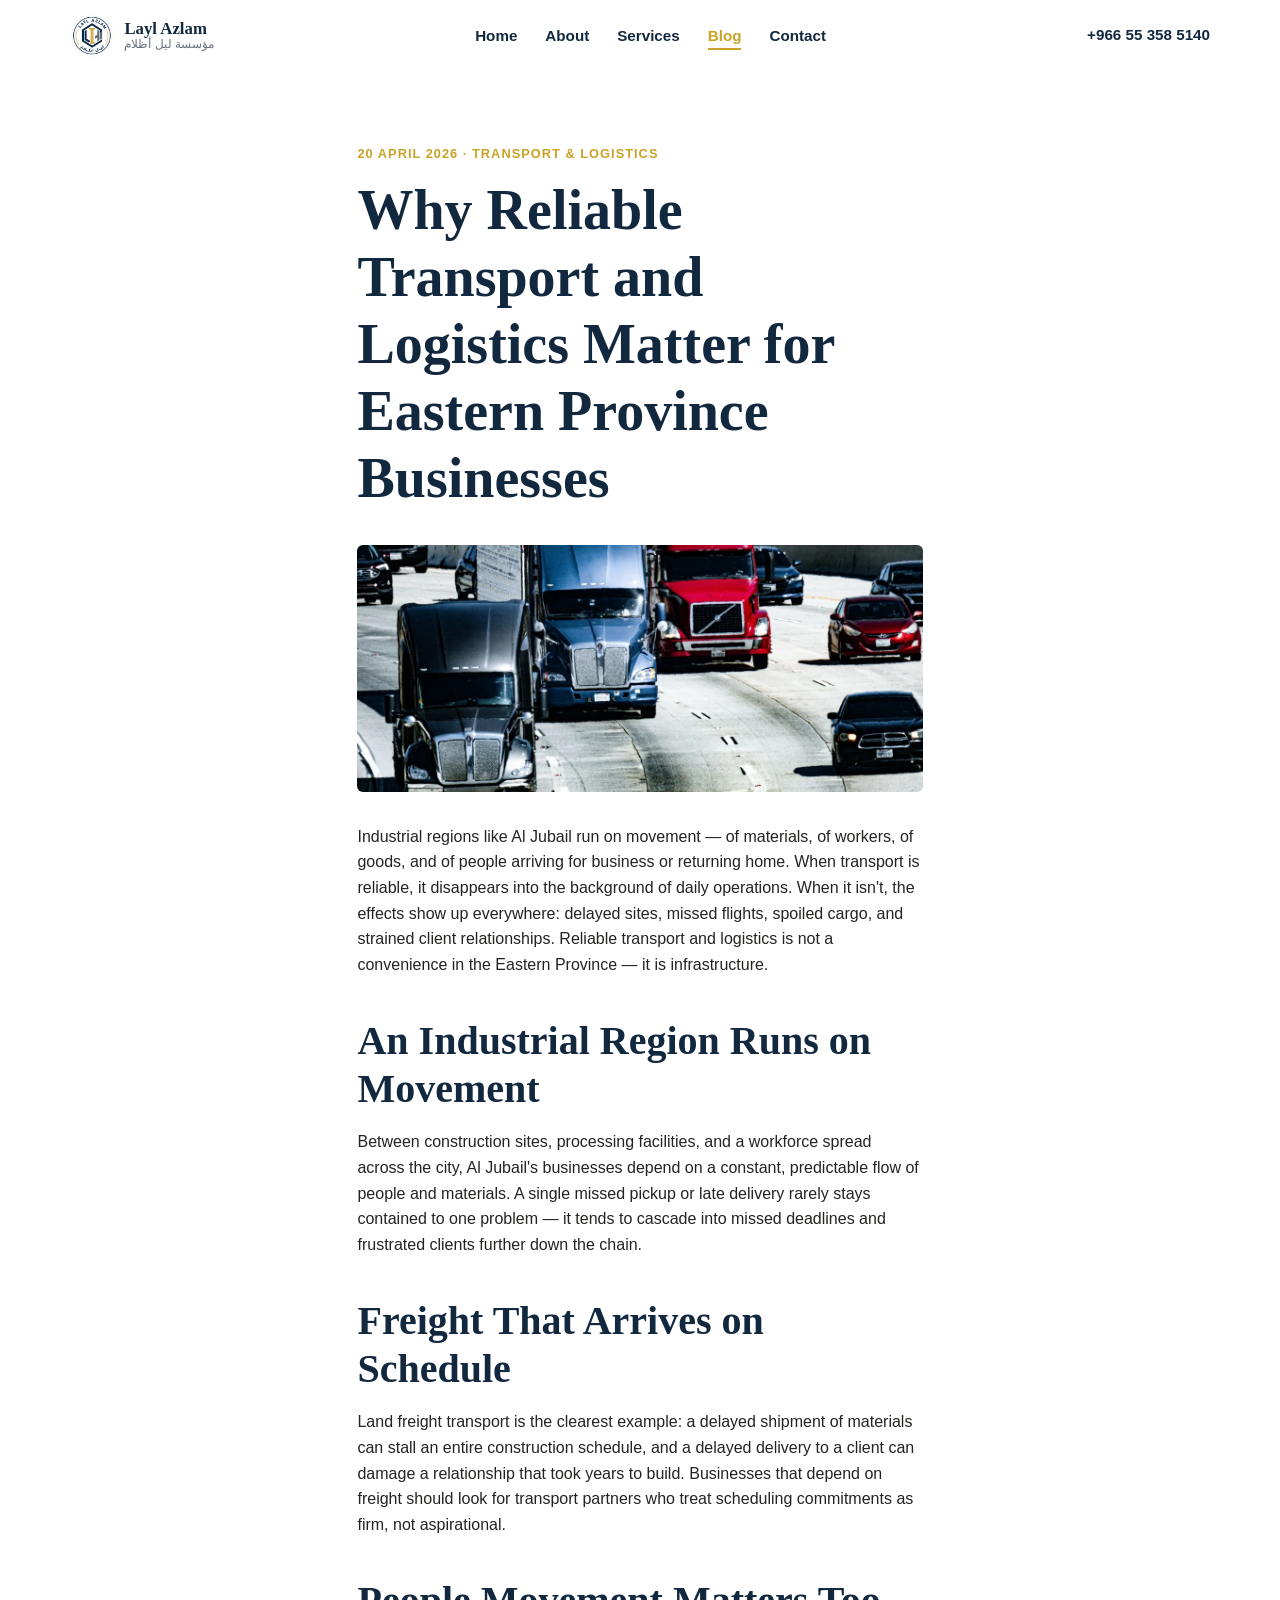
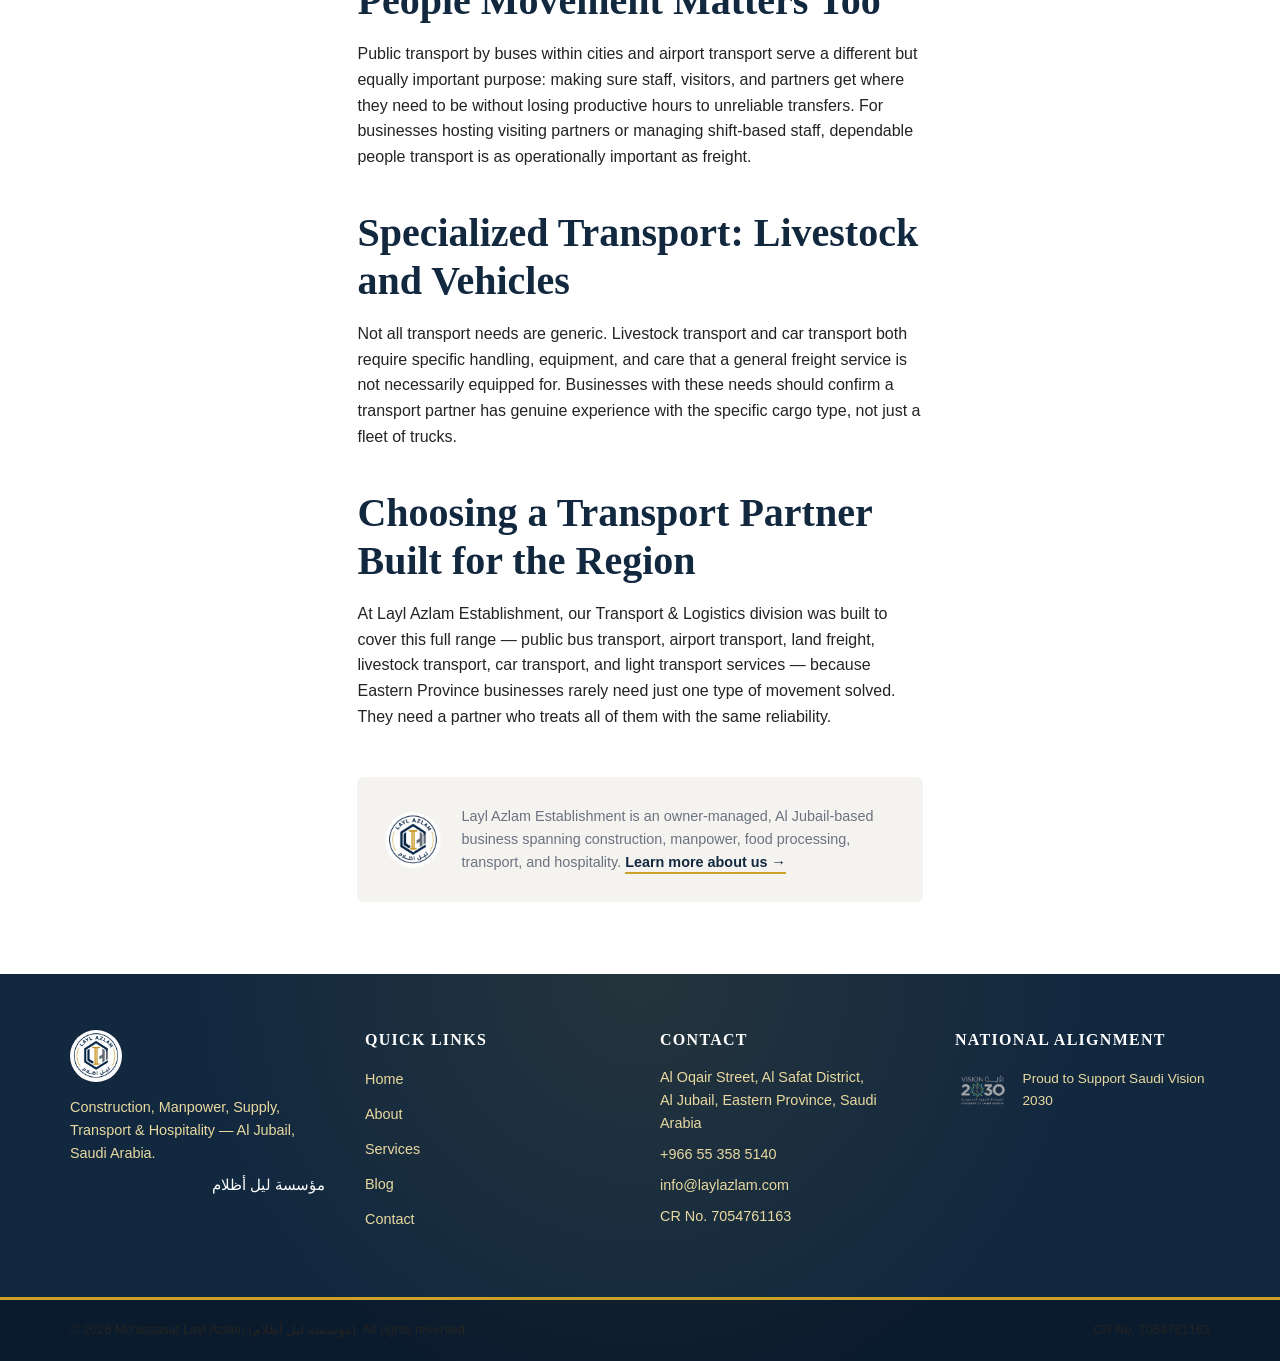
<file: blog/transport-logistics-eastern-province.html>
<!DOCTYPE html>
<html lang="en">
<head>
  <meta charset="UTF-8">
  <meta name="viewport" content="width=device-width, initial-scale=1.0">
  <meta http-equiv="Content-Security-Policy" content="default-src 'self'; script-src 'self'; style-src 'self' 'unsafe-inline' https://fonts.googleapis.com; font-src 'self' https://fonts.gstatic.com; img-src 'self'; frame-src https://maps.google.com https://www.google.com; connect-src 'self'; base-uri 'self'; form-action 'self'; object-src 'none'; frame-ancestors 'self';">
  <meta name="referrer" content="strict-origin-when-cross-origin">
  <title>Why Reliable Transport and Logistics Matter for Eastern Province Businesses | Layl Azlam Establishment</title>
  <meta name="description" content="Freight, fleet reliability, and on-time delivery in an industrial region like Al Jubail, and why transport reliability is a business advantage.">
  <!-- Open Graph -->
  <meta property="og:title" content="Why Reliable Transport and Logistics Matter for Eastern Province Businesses">
  <meta property="og:description" content="Freight, fleet reliability, and on-time delivery in an industrial region like Al Jubail.">
  <meta property="og:type" content="article">
  <meta property="og:image" content="../assets/images/og-image.png">
  <!-- Favicon -->
  <link rel="icon" type="image/png" href="../assets/images/favicon.png">
  <link rel="preload" as="image" href="../assets/images/blog-thumb-4.webp">
  <!-- Fonts -->
  <link rel="preconnect" href="https://fonts.googleapis.com">
  <link rel="preconnect" href="https://fonts.gstatic.com" crossorigin>
  <link href="https://fonts.googleapis.com/css2?family=Playfair+Display:wght@600;700&family=Inter:wght@400;500;600;700&family=Noto+Kufi+Arabic:wght@400;600;700&display=swap" rel="stylesheet">
  <link rel="stylesheet" href="../assets/css/style.css">
</head>
<body>
  <a href="#main" class="skip-link">Skip to main content</a>

  <!-- ============================= HEADER ============================= -->
  <header class="site-header" id="siteHeader">
    <div class="container header-inner">
      <a href="../index.html" class="logo-link" aria-label="Layl Azlam Establishment home">
        <img src="../assets/images/logo.png" alt="Layl Azlam Establishment logo" class="logo-img" width="44" height="44">
        <span class="logo-text">
          <span class="logo-en">Layl Azlam</span>
          <span class="logo-ar" lang="ar">مؤسسة ليل أظلام</span>
        </span>
      </a>
      <nav class="main-nav" id="mainNav" aria-label="Primary">
        <ul>
          <li><a href="../index.html">Home</a></li>
          <li><a href="../about.html">About</a></li>
          <li><a href="../services.html">Services</a></li>
          <li><a href="index.html" aria-current="page">Blog</a></li>
          <li><a href="../contact.html">Contact</a></li>
        </ul>
      </nav>
      <div class="header-actions">
        <a href="tel:+966553585140" class="header-phone">+966 55 358 5140</a>
        <button class="nav-toggle" id="navToggle" aria-label="Toggle navigation" aria-expanded="false" aria-controls="mainNav">
          <span></span><span></span><span></span>
        </button>
      </div>
    </div>
  </header>

  <main id="main">
    <article class="section">
      <div class="container" style="max-width: 68ch;">
        <p class="post-meta"><time datetime="2026-04-20">20 April 2026</time> · Transport &amp; Logistics</p>
        <h1>Why Reliable Transport and Logistics Matter for Eastern Province Businesses</h1>

        <div class="post-hero" style="margin-top: 2rem;">
          <img src="../assets/images/blog-thumb-4.webp" alt="Freight truck on a highway in the Eastern Province" loading="lazy">
        </div>

        <div class="post-content">
          <p>Industrial regions like Al Jubail run on movement — of materials, of workers, of goods, and of
          people arriving for business or returning home. When transport is reliable, it disappears into the
          background of daily operations. When it isn't, the effects show up everywhere: delayed sites,
          missed flights, spoiled cargo, and strained client relationships. Reliable transport and logistics
          is not a convenience in the Eastern Province — it is infrastructure.</p>

          <h2>An Industrial Region Runs on Movement</h2>
          <p>Between construction sites, processing facilities, and a workforce spread across the city, Al
          Jubail's businesses depend on a constant, predictable flow of people and materials. A single missed
          pickup or late delivery rarely stays contained to one problem — it tends to cascade into missed
          deadlines and frustrated clients further down the chain.</p>

          <h2>Freight That Arrives on Schedule</h2>
          <p>Land freight transport is the clearest example: a delayed shipment of materials can stall an
          entire construction schedule, and a delayed delivery to a client can damage a relationship that took
          years to build. Businesses that depend on freight should look for transport partners who treat
          scheduling commitments as firm, not aspirational.</p>

          <h2>People Movement Matters Too</h2>
          <p>Public transport by buses within cities and airport transport serve a different but equally
          important purpose: making sure staff, visitors, and partners get where they need to be without
          losing productive hours to unreliable transfers. For businesses hosting visiting partners or
          managing shift-based staff, dependable people transport is as operationally important as freight.</p>

          <h2>Specialized Transport: Livestock and Vehicles</h2>
          <p>Not all transport needs are generic. Livestock transport and car transport both require specific
          handling, equipment, and care that a general freight service is not necessarily equipped for.
          Businesses with these needs should confirm a transport partner has genuine experience with the
          specific cargo type, not just a fleet of trucks.</p>

          <h2>Choosing a Transport Partner Built for the Region</h2>
          <p>At Layl Azlam Establishment, our Transport &amp; Logistics division was built to cover this full
          range — public bus transport, airport transport, land freight, livestock transport, car transport,
          and light transport services — because Eastern Province businesses rarely need just one type of
          movement solved. They need a partner who treats all of them with the same reliability.</p>
        </div>

        <div class="author-box">
          <img src="../assets/images/logo.png" alt="Layl Azlam Establishment logo" loading="lazy">
          <p>Layl Azlam Establishment is an owner-managed, Al Jubail-based business spanning construction,
          manpower, food processing, transport, and hospitality. <a href="../about.html" class="text-link">Learn more about us →</a></p>
        </div>
      </div>
    </article>
  </main>

  <!-- ============================= FOOTER ============================= -->
  <footer class="site-footer">
    <div class="container footer-grid">
      <div class="footer-col footer-about">
        <img src="../assets/images/logo.png" alt="Layl Azlam Establishment logo" class="footer-logo" width="52" height="52">
        <p class="footer-tagline">Construction, Manpower, Supply, Transport &amp; Hospitality — Al Jubail, Saudi Arabia.</p>
        <p class="footer-ar" lang="ar">مؤسسة ليل أظلام</p>
      </div>
      <div class="footer-col">
        <h3>Quick Links</h3>
        <ul>
          <li><a href="../index.html">Home</a></li>
          <li><a href="../about.html">About</a></li>
          <li><a href="../services.html">Services</a></li>
          <li><a href="index.html">Blog</a></li>
          <li><a href="../contact.html">Contact</a></li>
        </ul>
      </div>
      <div class="footer-col">
        <h3>Contact</h3>
        <address>
          <p>Al Oqair Street, Al Safat District,<br>Al Jubail, Eastern Province, Saudi Arabia</p>
          <p><a href="tel:+966553585140">+966 55 358 5140</a></p>
          <p><a href="mailto:info@laylazlam.com">info@laylazlam.com</a></p>
          <p>CR No. 7054761163</p>
        </address>
      </div>
      <div class="footer-col footer-vision">
        <h3>National Alignment</h3>
        <div class="vision-badge">
          <img src="../assets/images/vision2030.png" alt="Saudi Vision 2030 logo" width="64" height="48" loading="lazy">
          <span>Proud to Support Saudi Vision 2030</span>
        </div>
      </div>
    </div>
    <div class="footer-bottom">
      <div class="container footer-bottom-inner">
        <p>&copy; 2026 Mo'assasat Layl Azlam (<span lang="ar">مؤسسة ليل أظلام</span>). All rights reserved.</p>
        <p>CR No. 7054761163</p>
      </div>
    </div>
  </footer>

  <script src="../assets/js/main.js"></script>
</body>
</html>
</file>
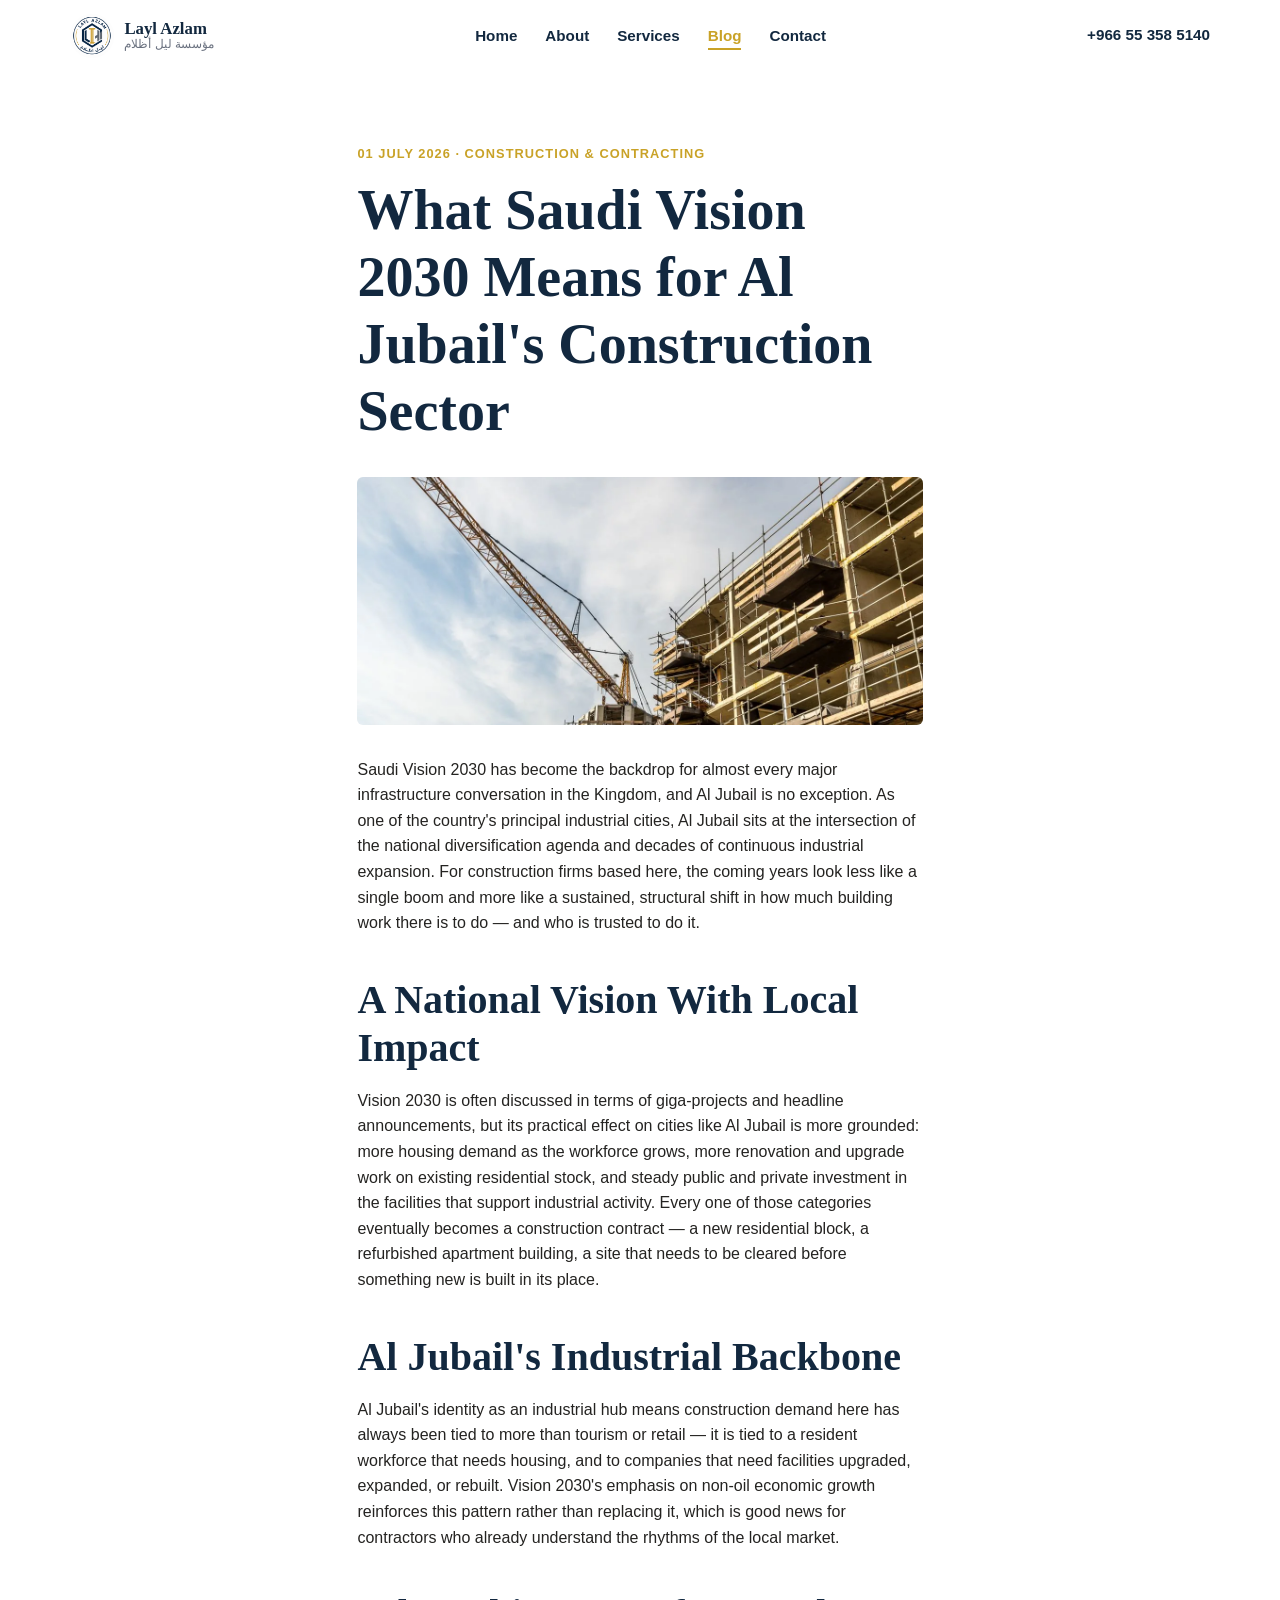
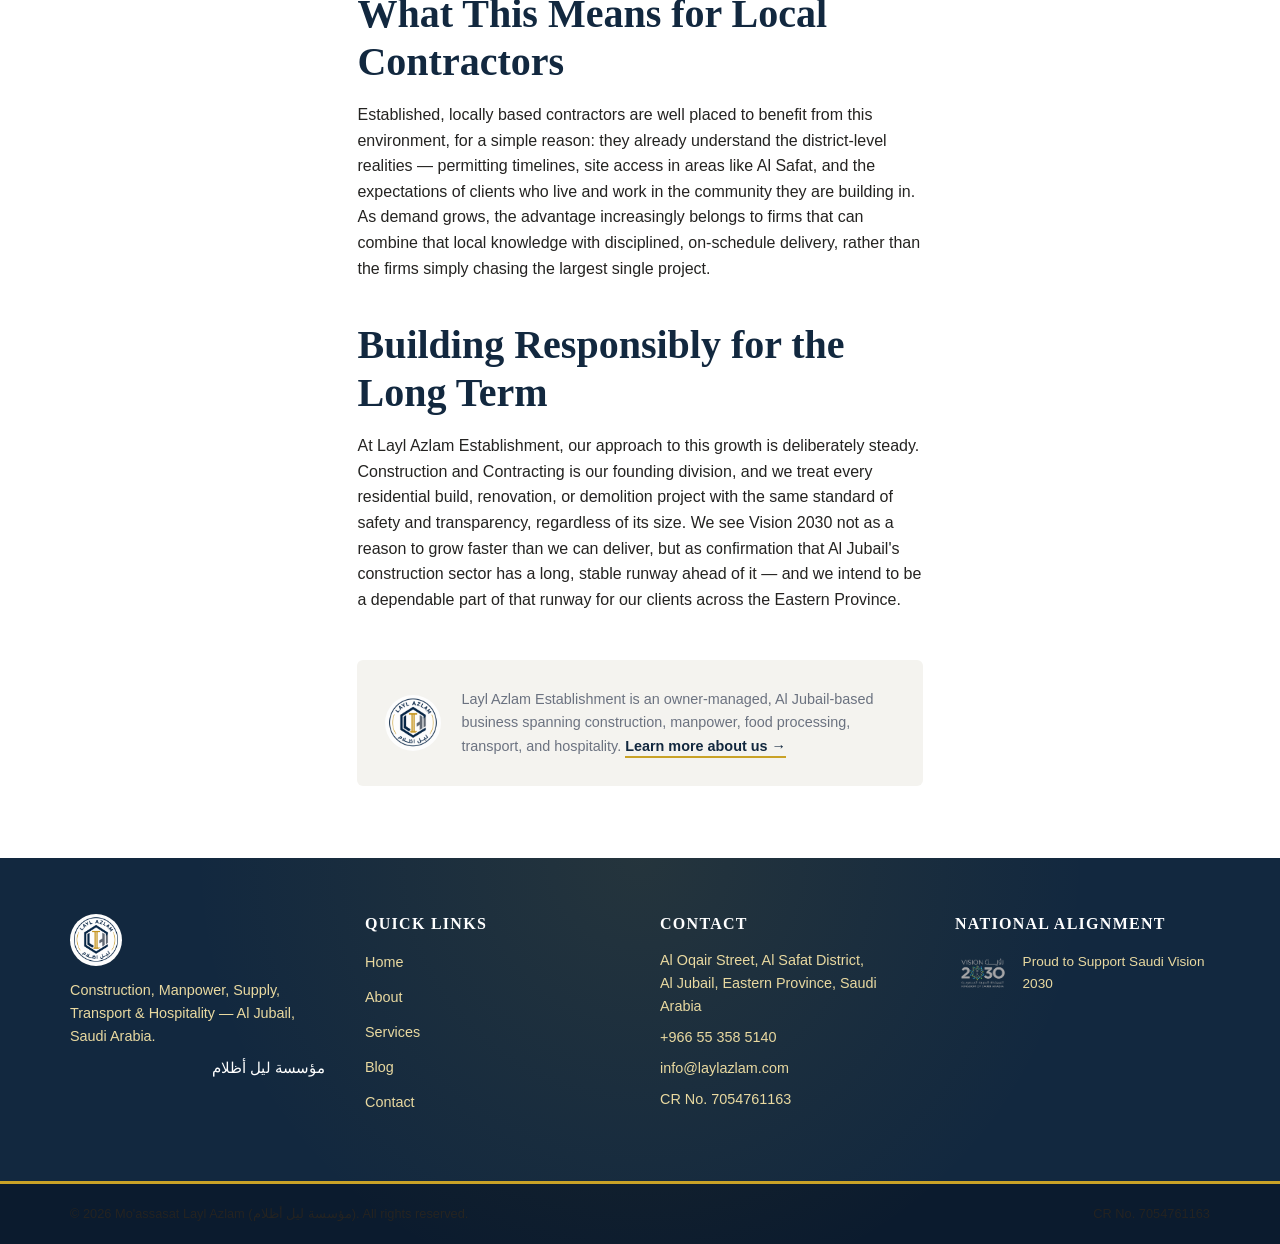
<file: blog/vision-2030-construction-boom.html>
<!DOCTYPE html>
<html lang="en">
<head>
  <meta charset="UTF-8">
  <meta name="viewport" content="width=device-width, initial-scale=1.0">
  <meta http-equiv="Content-Security-Policy" content="default-src 'self'; script-src 'self'; style-src 'self' 'unsafe-inline' https://fonts.googleapis.com; font-src 'self' https://fonts.gstatic.com; img-src 'self'; frame-src https://maps.google.com https://www.google.com; connect-src 'self'; base-uri 'self'; form-action 'self'; object-src 'none'; frame-ancestors 'self';">
  <meta name="referrer" content="strict-origin-when-cross-origin">
  <title>What Saudi Vision 2030 Means for Al Jubail's Construction Sector | Layl Azlam Establishment</title>
  <meta name="description" content="How Saudi Vision 2030's infrastructure push is shaping Al Jubail's construction sector, and why established local contractors are well positioned to benefit.">
  <!-- Open Graph -->
  <meta property="og:title" content="What Saudi Vision 2030 Means for Al Jubail's Construction Sector">
  <meta property="og:description" content="An optimistic look at infrastructure growth in the Eastern Province and how established local contractors are positioned to benefit.">
  <meta property="og:type" content="article">
  <meta property="og:image" content="../assets/images/og-image.png">
  <!-- Favicon -->
  <link rel="icon" type="image/png" href="../assets/images/favicon.png">
  <link rel="preload" as="image" href="../assets/images/blog-thumb-1.webp">
  <!-- Fonts -->
  <link rel="preconnect" href="https://fonts.googleapis.com">
  <link rel="preconnect" href="https://fonts.gstatic.com" crossorigin>
  <link href="https://fonts.googleapis.com/css2?family=Playfair+Display:wght@600;700&family=Inter:wght@400;500;600;700&family=Noto+Kufi+Arabic:wght@400;600;700&display=swap" rel="stylesheet">
  <link rel="stylesheet" href="../assets/css/style.css">
</head>
<body>
  <a href="#main" class="skip-link">Skip to main content</a>

  <!-- ============================= HEADER ============================= -->
  <header class="site-header" id="siteHeader">
    <div class="container header-inner">
      <a href="../index.html" class="logo-link" aria-label="Layl Azlam Establishment home">
        <img src="../assets/images/logo.png" alt="Layl Azlam Establishment logo" class="logo-img" width="44" height="44">
        <span class="logo-text">
          <span class="logo-en">Layl Azlam</span>
          <span class="logo-ar" lang="ar">مؤسسة ليل أظلام</span>
        </span>
      </a>
      <nav class="main-nav" id="mainNav" aria-label="Primary">
        <ul>
          <li><a href="../index.html">Home</a></li>
          <li><a href="../about.html">About</a></li>
          <li><a href="../services.html">Services</a></li>
          <li><a href="index.html" aria-current="page">Blog</a></li>
          <li><a href="../contact.html">Contact</a></li>
        </ul>
      </nav>
      <div class="header-actions">
        <a href="tel:+966553585140" class="header-phone">+966 55 358 5140</a>
        <button class="nav-toggle" id="navToggle" aria-label="Toggle navigation" aria-expanded="false" aria-controls="mainNav">
          <span></span><span></span><span></span>
        </button>
      </div>
    </div>
  </header>

  <main id="main">
    <article class="section">
      <div class="container" style="max-width: 68ch;">
        <p class="post-meta"><time datetime="2026-07-01">01 July 2026</time> · Construction &amp; Contracting</p>
        <h1>What Saudi Vision 2030 Means for Al Jubail's Construction Sector</h1>

        <div class="post-hero" style="margin-top: 2rem;">
          <img src="../assets/images/blog-thumb-1.webp" alt="Construction cranes over Al Jubail representing Saudi Vision 2030 growth" loading="lazy">
        </div>

        <div class="post-content">
          <p>Saudi Vision 2030 has become the backdrop for almost every major infrastructure conversation in
          the Kingdom, and Al Jubail is no exception. As one of the country's principal industrial cities,
          Al Jubail sits at the intersection of the national diversification agenda and decades of continuous
          industrial expansion. For construction firms based here, the coming years look less like a single
          boom and more like a sustained, structural shift in how much building work there is to do — and who
          is trusted to do it.</p>

          <h2>A National Vision With Local Impact</h2>
          <p>Vision 2030 is often discussed in terms of giga-projects and headline announcements, but its
          practical effect on cities like Al Jubail is more grounded: more housing demand as the workforce
          grows, more renovation and upgrade work on existing residential stock, and steady public and private
          investment in the facilities that support industrial activity. Every one of those categories
          eventually becomes a construction contract — a new residential block, a refurbished apartment
          building, a site that needs to be cleared before something new is built in its place.</p>

          <h2>Al Jubail's Industrial Backbone</h2>
          <p>Al Jubail's identity as an industrial hub means construction demand here has always been tied to
          more than tourism or retail — it is tied to a resident workforce that needs housing, and to
          companies that need facilities upgraded, expanded, or rebuilt. Vision 2030's emphasis on
          non-oil economic growth reinforces this pattern rather than replacing it, which is good news for
          contractors who already understand the rhythms of the local market.</p>

          <h2>What This Means for Local Contractors</h2>
          <p>Established, locally based contractors are well placed to benefit from this environment, for a
          simple reason: they already understand the district-level realities — permitting timelines, site
          access in areas like Al Safat, and the expectations of clients who live and work in the community
          they are building in. As demand grows, the advantage increasingly belongs to firms that can combine
          that local knowledge with disciplined, on-schedule delivery, rather than the firms simply chasing
          the largest single project.</p>

          <h2>Building Responsibly for the Long Term</h2>
          <p>At Layl Azlam Establishment, our approach to this growth is deliberately steady. Construction
          and Contracting is our founding division, and we treat every residential build, renovation, or
          demolition project with the same standard of safety and transparency, regardless of its size. We
          see Vision 2030 not as a reason to grow faster than we can deliver, but as confirmation that Al
          Jubail's construction sector has a long, stable runway ahead of it — and we intend to be a
          dependable part of that runway for our clients across the Eastern Province.</p>
        </div>

        <div class="author-box">
          <img src="../assets/images/logo.png" alt="Layl Azlam Establishment logo" loading="lazy">
          <p>Layl Azlam Establishment is an owner-managed, Al Jubail-based business spanning construction,
          manpower, food processing, transport, and hospitality. <a href="../about.html" class="text-link">Learn more about us →</a></p>
        </div>
      </div>
    </article>
  </main>

  <!-- ============================= FOOTER ============================= -->
  <footer class="site-footer">
    <div class="container footer-grid">
      <div class="footer-col footer-about">
        <img src="../assets/images/logo.png" alt="Layl Azlam Establishment logo" class="footer-logo" width="52" height="52">
        <p class="footer-tagline">Construction, Manpower, Supply, Transport &amp; Hospitality — Al Jubail, Saudi Arabia.</p>
        <p class="footer-ar" lang="ar">مؤسسة ليل أظلام</p>
      </div>
      <div class="footer-col">
        <h3>Quick Links</h3>
        <ul>
          <li><a href="../index.html">Home</a></li>
          <li><a href="../about.html">About</a></li>
          <li><a href="../services.html">Services</a></li>
          <li><a href="index.html">Blog</a></li>
          <li><a href="../contact.html">Contact</a></li>
        </ul>
      </div>
      <div class="footer-col">
        <h3>Contact</h3>
        <address>
          <p>Al Oqair Street, Al Safat District,<br>Al Jubail, Eastern Province, Saudi Arabia</p>
          <p><a href="tel:+966553585140">+966 55 358 5140</a></p>
          <p><a href="mailto:info@laylazlam.com">info@laylazlam.com</a></p>
          <p>CR No. 7054761163</p>
        </address>
      </div>
      <div class="footer-col footer-vision">
        <h3>National Alignment</h3>
        <div class="vision-badge">
          <img src="../assets/images/vision2030.png" alt="Saudi Vision 2030 logo" width="64" height="48" loading="lazy">
          <span>Proud to Support Saudi Vision 2030</span>
        </div>
      </div>
    </div>
    <div class="footer-bottom">
      <div class="container footer-bottom-inner">
        <p>&copy; 2026 Mo'assasat Layl Azlam (<span lang="ar">مؤسسة ليل أظلام</span>). All rights reserved.</p>
        <p>CR No. 7054761163</p>
      </div>
    </div>
  </footer>

  <script src="../assets/js/main.js"></script>
</body>
</html>
</file>
<file: assets/css/style.css>
/* =========================================================================
   LAYL AZLAM ESTABLISHMENT — MAIN STYLESHEET
   ---------------------------------------------------------------------
   This file is organised into numbered sections so a non-developer can
   still find and tweak simple things later (search for the section
   titles in ALL CAPS below):

     1.  Fonts
     2.  CSS Reset
     3.  Color & design tokens (edit these to re-theme the whole site)
     4.  Base typography
     5.  Layout helpers (container, section spacing)
     6.  Decorative motifs (arc/ring corners, gold wave dividers)
     7.  Buttons & links
     8.  Header / navigation
     9.  Footer
     10. Cards (divisions, values, blog)
     11. Page banners / hero
     12. Forms
     13. Utility classes
     14. Responsive breakpoints
     15. Page transitions (View Transitions API)
     16. Scroll reveal animations
     17. Design accents (texture, depth, hover polish — no new colors)
   ========================================================================= */

/* -------------------------------------------------------------------------
   1. FONTS
   Fonts are loaded via <link> tags in the <head> of each HTML page
   (Google Fonts: Playfair Display, Inter, Noto Kufi Arabic) so the
   connection can be preconnected/preloaded for performance. This file
   just references the resulting font-family stacks.
   ------------------------------------------------------------------------- */

/* -------------------------------------------------------------------------
   2. CSS RESET
   ------------------------------------------------------------------------- */
*,
*::before,
*::after {
  box-sizing: border-box;
  margin: 0;
  padding: 0;
}

html {
  scroll-behavior: smooth;
  -webkit-text-size-adjust: 100%;
}

body {
  min-height: 100vh;
  line-height: 1.6;
  -webkit-font-smoothing: antialiased;
  overflow-x: hidden;
}

img,
picture,
svg {
  display: block;
  max-width: 100%;
}

/* Broken/missing images (see /assets/images/README.md) still occupy their
   intended space with a soft brand-colored placeholder instead of
   collapsing the layout or showing a bare broken-image icon. */
img {
  background-color: var(--gold-light);
  object-fit: cover;
  color: var(--gray);
  font-size: 0.75rem;
  font-style: italic;
}

a {
  color: inherit;
  text-decoration: none;
}

ul,
ol {
  list-style: none;
}

button,
input,
textarea,
select {
  font: inherit;
  color: inherit;
}

button {
  cursor: pointer;
  background: none;
  border: none;
}

/* -------------------------------------------------------------------------
   3. COLOR & DESIGN TOKENS
   Edit these values to re-theme the entire site from one place.
   ------------------------------------------------------------------------- */
:root {
  --navy: #12283f;
  --navy-2: #0b1b2e;
  --gold: #c9a227;
  --gold-light: #e9d9a0;
  --gray: #6b7280;
  --cream: #f4f3ef;
  --ink: #242321;
  --white: #ffffff;

  --font-heading: "Playfair Display", Georgia, "Times New Roman", serif;
  --font-body: "Inter", Arial, Helvetica, sans-serif;
  --font-arabic: "Noto Kufi Arabic", "Cairo", Arial, sans-serif;

  --radius: 6px;
  --container-width: 1180px;
  --section-padding: 4.5rem 0;

  --shadow-soft: 0 8px 30px rgba(11, 27, 46, 0.1);
}

/* -------------------------------------------------------------------------
   4. BASE TYPOGRAPHY
   ------------------------------------------------------------------------- */
body {
  font-family: var(--font-body);
  color: var(--ink);
  background-color: var(--white);
  font-size: 16px;
}

h1,
h2,
h3,
h4 {
  font-family: var(--font-heading);
  color: var(--navy);
  line-height: 1.2;
  font-weight: 700;
}

h1 {
  font-size: clamp(2rem, 4vw + 1rem, 3.5rem);
}

h2 {
  font-size: clamp(1.7rem, 2.5vw + 1rem, 2.5rem);
}

h3 {
  font-size: clamp(1.2rem, 1vw + 1rem, 1.5rem);
}

p {
  color: var(--ink);
}

.lede {
  color: var(--gray);
  font-size: 1.125rem;
  max-width: 62ch;
}

[lang="ar"] {
  font-family: var(--font-arabic);
  direction: rtl;
}

/* Visible, accessible focus states for keyboard users */
a:focus-visible,
button:focus-visible,
input:focus-visible,
textarea:focus-visible,
select:focus-visible {
  outline: 3px solid var(--gold);
  outline-offset: 2px;
}

/* Skip-to-content link, visually hidden until focused */
.skip-link {
  position: absolute;
  left: 1rem;
  top: -3rem;
  background: var(--navy);
  color: var(--white);
  padding: 0.6rem 1rem;
  border-radius: var(--radius);
  z-index: 1000;
  transition: top 0.2s ease;
}

.skip-link:focus {
  top: 1rem;
}

/* -------------------------------------------------------------------------
   5. LAYOUT HELPERS
   ------------------------------------------------------------------------- */
.container {
  width: 100%;
  max-width: var(--container-width);
  margin-inline: auto;
  padding-inline: 1.25rem;
}

.section {
  position: relative;
  padding: var(--section-padding);
  overflow: hidden;
}

.section--cream {
  background-color: var(--cream);
}

.section--navy {
  background-color: var(--navy);
  color: var(--white);
}

.section--navy h2,
.section--navy h3 {
  color: var(--white);
}

.section-head {
  text-align: center;
  max-width: 46rem;
  margin-inline: auto;
  margin-bottom: 3rem;
}

.eyebrow {
  display: inline-block;
  color: var(--gold);
  text-transform: uppercase;
  letter-spacing: 0.2em;
  font-size: 0.75rem;
  font-weight: 700;
  margin-bottom: 0.75rem;
}

.grid {
  display: grid;
  gap: 2rem;
}

/* -------------------------------------------------------------------------
   6. DECORATIVE MOTIFS
   Recurring concentric arc/ring outlines in section corners, and thin
   gold SVG wave dividers between major sections. Purely decorative —
   marked aria-hidden where used in markup.
   ------------------------------------------------------------------------- */
.arc-motif {
  position: absolute;
  width: 360px;
  height: 360px;
  border-radius: 50%;
  border: 2px solid var(--gold);
  opacity: 0.25;
  pointer-events: none;
  z-index: 0;
}

.arc-motif::before {
  content: "";
  position: absolute;
  inset: 36px;
  border-radius: 50%;
  border: 2px solid var(--navy);
  opacity: 0.5;
}

.arc-motif--top-left {
  top: -80px;
  left: -80px;
}

.arc-motif--bottom-right {
  bottom: -80px;
  right: -80px;
}

.section > .container {
  position: relative;
  z-index: 1;
}

.wave-divider {
  display: block;
  width: 100%;
  height: 48px;
  line-height: 0;
}

.wave-divider svg {
  width: 100%;
  height: 100%;
  display: block;
}

/* -------------------------------------------------------------------------
   7. BUTTONS & LINKS
   ------------------------------------------------------------------------- */
.btn {
  display: inline-flex;
  align-items: center;
  justify-content: center;
  gap: 0.5rem;
  padding: 0.85rem 1.75rem;
  border-radius: var(--radius);
  font-weight: 600;
  font-size: 0.95rem;
  border: 2px solid transparent;
  transition: background-color 0.2s ease, color 0.2s ease, border-color 0.2s ease,
    transform 0.2s ease, box-shadow 0.2s ease;
  white-space: nowrap;
}

.btn-primary {
  background-color: var(--navy);
  color: var(--white);
}

.btn-primary:hover,
.btn-primary:focus-visible {
  background-color: var(--navy-2);
}

.btn-outline {
  background-color: transparent;
  border-color: var(--gold);
  color: var(--navy);
}

.section--navy .btn-outline {
  color: var(--white);
}

.btn-outline:hover,
.btn-outline:focus-visible {
  background-color: var(--gold);
  color: var(--navy);
}

.btn-gold {
  background-color: var(--gold);
  color: var(--navy);
}

.btn-gold:hover,
.btn-gold:focus-visible {
  background-color: var(--gold-light);
}

.text-link {
  color: var(--navy);
  font-weight: 600;
  border-bottom: 2px solid var(--gold);
  padding-bottom: 2px;
}

.text-link:hover {
  color: var(--gold);
}

.btn-row {
  display: flex;
  flex-wrap: wrap;
  gap: 1rem;
}

/* -------------------------------------------------------------------------
   8. HEADER / NAVIGATION
   ------------------------------------------------------------------------- */
.site-header {
  position: sticky;
  top: 0;
  z-index: 500;
  background-color: var(--white);
  border-bottom: 1px solid transparent;
  transition: box-shadow 0.2s ease, border-color 0.2s ease;
}

.site-header.is-scrolled {
  box-shadow: var(--shadow-soft);
  border-bottom-color: var(--gold-light);
}

.header-inner {
  display: flex;
  align-items: center;
  justify-content: space-between;
  gap: 1rem;
  padding-block: 0.85rem;
}

.logo-link {
  display: flex;
  align-items: center;
  gap: 0.65rem;
  flex-shrink: 0;
}

.logo-img {
  width: 44px;
  height: 44px;
  border-radius: 50%;
}

.logo-text {
  display: flex;
  flex-direction: column;
  line-height: 1.15;
}

.logo-en {
  font-family: var(--font-heading);
  font-weight: 700;
  color: var(--navy);
  font-size: 1.05rem;
}

.logo-ar {
  font-size: 0.75rem;
  color: var(--gray);
}

.main-nav ul {
  display: flex;
  gap: 1.75rem;
}

.main-nav a {
  font-weight: 600;
  font-size: 0.95rem;
  color: var(--navy);
  padding-block: 0.25rem;
  border-bottom: 2px solid transparent;
  transition: border-color 0.2s ease, color 0.2s ease;
}

.main-nav a:hover,
.main-nav a:focus-visible,
.main-nav a[aria-current="page"] {
  color: var(--gold);
  border-bottom-color: var(--gold);
}

.header-actions {
  display: flex;
  align-items: center;
  gap: 1rem;
}

.header-phone {
  font-weight: 700;
  color: var(--navy);
  font-size: 0.95rem;
  white-space: nowrap;
}

.header-phone:hover {
  color: var(--gold);
}

.nav-toggle {
  display: none;
  flex-direction: column;
  justify-content: center;
  gap: 5px;
  width: 32px;
  height: 32px;
}

.nav-toggle span {
  display: block;
  width: 100%;
  height: 2px;
  background-color: var(--navy);
  border-radius: 2px;
  transition: transform 0.2s ease, opacity 0.2s ease;
}

.nav-toggle[aria-expanded="true"] span:nth-child(1) {
  transform: translateY(7px) rotate(45deg);
}

.nav-toggle[aria-expanded="true"] span:nth-child(2) {
  opacity: 0;
}

.nav-toggle[aria-expanded="true"] span:nth-child(3) {
  transform: translateY(-7px) rotate(-45deg);
}

/* -------------------------------------------------------------------------
   9. FOOTER
   ------------------------------------------------------------------------- */
.site-footer {
  background-color: var(--navy);
  color: var(--gold-light);
}

.footer-grid {
  display: grid;
  gap: 2.5rem;
  padding-block: 3.5rem;
  grid-template-columns: 1fr;
}

.footer-col h3 {
  color: var(--white);
  font-size: 1rem;
  text-transform: uppercase;
  letter-spacing: 0.08em;
  margin-bottom: 1rem;
}

.footer-logo {
  width: 52px;
  height: 52px;
  border-radius: 50%;
  margin-bottom: 0.85rem;
}

.footer-tagline {
  color: var(--gold-light);
  font-size: 0.9rem;
  margin-bottom: 0.5rem;
}

.footer-ar {
  color: var(--white);
  font-size: 0.95rem;
}

.footer-col ul li {
  margin-bottom: 0.6rem;
}

.footer-col a {
  color: var(--gold-light);
  font-size: 0.9rem;
}

.footer-col a:hover {
  color: var(--white);
}

.footer-col address {
  font-style: normal;
  font-size: 0.9rem;
  color: var(--gold-light);
}

.footer-col address p {
  margin-bottom: 0.5rem;
  color: inherit;
}

.vision-badge {
  display: flex;
  align-items: center;
  gap: 0.75rem;
}

.vision-badge img {
  width: 64px;
  height: 48px;
  background-color: transparent;
  object-fit: contain;
}

.vision-badge span {
  font-size: 0.85rem;
  color: var(--gold-light);
  max-width: 12rem;
}

.footer-bottom {
  border-top: 3px solid var(--gold);
  background-color: var(--navy-2);
}

.footer-bottom-inner {
  display: flex;
  flex-wrap: wrap;
  justify-content: space-between;
  gap: 0.5rem;
  padding-block: 1.25rem;
  font-size: 0.8rem;
  color: var(--gray);
}

/* -------------------------------------------------------------------------
   10. CARDS
   ------------------------------------------------------------------------- */
.card {
  background-color: var(--white);
  border: 1px solid var(--gold-light);
  border-radius: var(--radius);
  padding: 2rem 1.75rem;
  height: 100%;
}

.card-icon {
  width: 52px;
  height: 52px;
  border-radius: 50%;
  background-color: var(--gold-light);
  color: var(--navy);
  font-family: var(--font-heading);
  font-weight: 700;
  font-size: 1.25rem;
  display: flex;
  align-items: center;
  justify-content: center;
  margin-bottom: 1.25rem;
}

.card h3 {
  margin-bottom: 0.6rem;
}

.card p {
  color: var(--gray);
  font-size: 0.95rem;
}

.card-link {
  display: inline-block;
  margin-top: 1rem;
  font-weight: 700;
  color: var(--navy);
  border-bottom: 2px solid var(--gold);
}

.divisions-grid {
  grid-template-columns: repeat(auto-fit, minmax(230px, 1fr));
}

.values-grid {
  grid-template-columns: repeat(auto-fit, minmax(230px, 1fr));
}

.checklist li {
  display: flex;
  align-items: flex-start;
  gap: 0.85rem;
  padding: 0.85rem 0;
  border-bottom: 1px solid var(--gold-light);
}

.checklist li:last-child {
  border-bottom: none;
}

.checklist .check-mark {
  flex-shrink: 0;
  width: 28px;
  height: 28px;
  border-radius: 50%;
  background-color: var(--gold);
  color: var(--navy);
  display: flex;
  align-items: center;
  justify-content: center;
  font-weight: 700;
  font-size: 0.9rem;
}

/* Blog cards */
.blog-grid {
  grid-template-columns: repeat(auto-fit, minmax(250px, 1fr));
}

.blog-card {
  background-color: var(--white);
  border: 1px solid var(--gold-light);
  border-radius: var(--radius);
  overflow: hidden;
  display: flex;
  flex-direction: column;
}

.blog-card img {
  width: 100%;
  aspect-ratio: 4 / 3;
}

.blog-card-body {
  padding: 1.5rem;
  display: flex;
  flex-direction: column;
  flex-grow: 1;
}

.blog-date {
  color: var(--gold);
  font-size: 0.8rem;
  text-transform: uppercase;
  letter-spacing: 0.08em;
  font-weight: 700;
  margin-bottom: 0.5rem;
}

.blog-card h3 {
  margin-bottom: 0.6rem;
}

.blog-card p {
  color: var(--gray);
  font-size: 0.95rem;
  flex-grow: 1;
}

.blog-card .card-link {
  margin-top: 1.25rem;
}

/* Division sections (Services page, alternating image/text layout) */
.division-section {
  padding-block: 4rem;
}

.division-section:nth-child(even) {
  background-color: var(--cream);
}

.division-layout {
  display: grid;
  gap: 2.5rem;
  align-items: center;
  grid-template-columns: 1fr;
}

.division-layout.reverse .division-media {
  order: -1;
}

.division-media img {
  width: 100%;
  aspect-ratio: 4 / 3;
  border-radius: var(--radius);
}

.division-bullets li {
  display: flex;
  gap: 0.75rem;
  align-items: flex-start;
  padding: 0.6rem 0;
}

.division-bullets .bullet-mark {
  flex-shrink: 0;
  width: 8px;
  height: 8px;
  margin-top: 0.55rem;
  border-radius: 50%;
  background-color: var(--gold);
}

.division-bullets--columns {
  columns: 1;
}

.note-inline {
  margin-top: 1.25rem;
  font-size: 0.85rem;
  color: var(--gray);
  border-left: 3px solid var(--gold);
  padding-left: 0.85rem;
}

/* -------------------------------------------------------------------------
   11. PAGE BANNERS / HERO
   ------------------------------------------------------------------------- */
.hero {
  position: relative;
  overflow: hidden;
  min-height: 88vh;
  display: flex;
  align-items: center;
  background-color: var(--navy-2);
  background-image: linear-gradient(135deg, rgba(11, 27, 46, 0.45), rgba(11, 27, 46, 0.7)),
    url("../images/hero-home.webp");
  background-size: cover;
  background-position: center;
  background-attachment: fixed;
  color: var(--white);
}

/* Large hexagon watermark echoing the logo mark — a deliberate brand tie-in,
   kept low-opacity and off in the corner so it never competes with the
   hero photo or text. */
.hero::before {
  content: "";
  position: absolute;
  bottom: -90px;
  right: -90px;
  width: 340px;
  height: 340px;
  clip-path: polygon(50% 0%, 100% 25%, 100% 75%, 50% 100%, 0% 75%, 0% 25%);
  background-color: var(--gold);
  opacity: 0.14;
  pointer-events: none;
  z-index: 0;
}

.hero::after {
  content: "";
  position: absolute;
  top: -60px;
  left: -60px;
  width: 200px;
  height: 200px;
  border-radius: 50%;
  border: 2px solid var(--gold-light);
  opacity: 0.2;
  pointer-events: none;
  z-index: 0;
}

/* iOS Safari mostly ignores background-attachment: fixed and can jank when it
   tries; scroll normally on touch/small screens instead. */
@media (max-width: 768px), (hover: none) {
  .hero {
    background-attachment: scroll;
  }
}

.hero-inner {
  position: relative;
  z-index: 1;
  text-align: center;
  max-width: 50rem;
  margin-inline: auto;
  padding-block: 4rem;
}

.hero-logo {
  width: 140px;
  height: 140px;
  border-radius: 50%;
  margin-inline: auto;
  margin-bottom: 1.5rem;
  background-color: rgba(255, 255, 255, 0.1);
}

.hero h1 {
  color: var(--white);
  margin-bottom: 0.5rem;
}

.hero .hero-ar {
  font-size: 1.25rem;
  color: var(--gold-light);
  margin-bottom: 1.25rem;
}

.hero .lede {
  color: var(--white);
  margin-inline: auto;
  margin-bottom: 2.25rem;
  opacity: 0.92;
}

.page-banner {
  position: relative;
  overflow: hidden;
  padding: 6rem 0 4rem;
  background-color: var(--navy-2);
  background-image: linear-gradient(180deg, rgba(11, 27, 46, 0.68), rgba(11, 27, 46, 0.48)), var(--banner-image, none);
  background-size: cover;
  background-position: center;
  color: var(--white);
  text-align: center;
}

/* Bold ring accents peeking from opposite corners of every page banner —
   the site's recurring circular motif, sized up for real visibility here. */
.page-banner::before {
  content: "";
  position: absolute;
  top: -90px;
  right: -90px;
  width: 280px;
  height: 280px;
  border-radius: 50%;
  border: 2px solid var(--gold);
  opacity: 0.28;
  pointer-events: none;
  z-index: 0;
}

.page-banner::after {
  content: "";
  position: absolute;
  bottom: -70px;
  left: -70px;
  width: 190px;
  height: 190px;
  border-radius: 50%;
  border: 2px solid var(--gold-light);
  opacity: 0.22;
  pointer-events: none;
  z-index: 0;
}

.page-banner .container {
  position: relative;
  z-index: 1;
}

.page-banner h1 {
  color: var(--white);
}

.page-banner .lede {
  color: var(--white);
  opacity: 0.9;
  margin-inline: auto;
}

/* Vision 2030 banner (Home page) */
.vision-banner {
  display: flex;
  flex-wrap: wrap;
  align-items: center;
  justify-content: center;
  gap: 1.5rem;
  text-align: center;
  padding: 2.5rem;
  background-color: var(--cream);
  border: 1px solid var(--gold-light);
  border-radius: var(--radius);
}

.vision-banner img {
  width: 96px;
  height: 72px;
  object-fit: contain;
  background-color: transparent;
}

.vision-banner p {
  font-family: var(--font-heading);
  font-size: 1.25rem;
  color: var(--navy);
  max-width: 26rem;
}

/* Owner's message (About page) */
.owner-message {
  display: grid;
  gap: 2.5rem;
  align-items: center;
  grid-template-columns: 1fr;
}

.owner-portrait img {
  width: 100%;
  aspect-ratio: 3 / 4;
  border-radius: var(--radius);
}

.owner-quote blockquote {
  font-family: var(--font-heading);
  font-size: 1.15rem;
  color: var(--ink);
  line-height: 1.7;
  margin-bottom: 1.5rem;
}

.owner-quote blockquote p + p {
  margin-top: 1rem;
}

.owner-signature {
  font-weight: 700;
  color: var(--navy);
}

.owner-signature span {
  display: block;
  font-weight: 400;
  color: var(--gray);
  font-size: 0.9rem;
}

/* Vision & Mission cards */
.vm-grid {
  grid-template-columns: 1fr;
}

.vm-card {
  background-color: var(--white);
  border-top: 4px solid var(--gold);
  border-radius: var(--radius);
  padding: 2.25rem;
  box-shadow: var(--shadow-soft);
}

/* Author box (blog posts) */
.author-box {
  display: flex;
  align-items: center;
  gap: 1.25rem;
  padding: 1.75rem;
  background-color: var(--cream);
  border-radius: var(--radius);
  margin-top: 3rem;
}

.author-box img {
  width: 56px;
  height: 56px;
  border-radius: 50%;
  flex-shrink: 0;
}

.author-box p {
  font-size: 0.9rem;
  color: var(--gray);
}

/* Post content typography */
.post-content h2 {
  margin-top: 2.5rem;
  margin-bottom: 1rem;
}

.post-content p {
  margin-bottom: 1.25rem;
  max-width: 68ch;
}

.post-hero img {
  width: 100%;
  aspect-ratio: 16 / 7;
  border-radius: var(--radius);
  margin-bottom: 2rem;
}

.post-meta {
  color: var(--gold);
  text-transform: uppercase;
  letter-spacing: 0.08em;
  font-size: 0.8rem;
  font-weight: 700;
  margin-bottom: 0.75rem;
}

/* CTA band */
.cta-band {
  text-align: center;
  background-color: var(--navy);
  color: var(--white);
  padding: 4rem 1.25rem;
}

.cta-band h2 {
  color: var(--white);
  margin-bottom: 1rem;
}

.cta-band .lede {
  color: var(--white);
  opacity: 0.9;
  margin-inline: auto;
  margin-bottom: 2rem;
}

/* 404 page */
.error-page {
  min-height: 70vh;
  display: flex;
  align-items: center;
  justify-content: center;
  text-align: center;
}

.error-page .error-code {
  font-family: var(--font-heading);
  font-size: clamp(4rem, 10vw, 8rem);
  color: var(--gold);
  line-height: 1;
}

/* -------------------------------------------------------------------------
   12. FORMS
   ------------------------------------------------------------------------- */
.form-grid {
  display: grid;
  gap: 1.25rem;
  grid-template-columns: 1fr;
}

.form-field {
  display: flex;
  flex-direction: column;
  gap: 0.4rem;
}

.form-field.full {
  grid-column: 1 / -1;
}

.form-field label {
  font-weight: 600;
  font-size: 0.9rem;
  color: var(--navy);
}

.form-field input,
.form-field select,
.form-field textarea {
  padding: 0.75rem 1rem;
  border: 1px solid var(--gold-light);
  border-radius: var(--radius);
  background-color: var(--white);
}

.form-field input:focus,
.form-field select:focus,
.form-field textarea:focus {
  border-color: var(--gold);
}

.form-note {
  font-size: 0.8rem;
  color: var(--gray);
}

.form-success {
  display: none;
  align-items: center;
  gap: 0.75rem;
  padding: 1.25rem 1.5rem;
  background-color: var(--gold-light);
  border-radius: var(--radius);
  color: var(--navy);
  font-weight: 600;
  margin-bottom: 1.5rem;
}

.form-success.is-visible {
  display: flex;
}

.contact-info-list li {
  display: flex;
  gap: 0.85rem;
  align-items: flex-start;
  padding: 0.85rem 0;
  border-bottom: 1px solid var(--gold-light);
}

.contact-info-list li:last-child {
  border-bottom: none;
}

.whatsapp-btn {
  background-color: #25d366;
  color: var(--white);
}

.whatsapp-btn:hover {
  background-color: #1ebc59;
}

.map-frame {
  border-radius: var(--radius);
  overflow: hidden;
  border: 1px solid var(--gold-light);
  box-shadow: var(--shadow-soft);
}

/* -------------------------------------------------------------------------
   13. UTILITY CLASSES
   ------------------------------------------------------------------------- */
.sr-only {
  position: absolute;
  width: 1px;
  height: 1px;
  padding: 0;
  margin: -1px;
  overflow: hidden;
  clip: rect(0, 0, 0, 0);
  white-space: nowrap;
  border: 0;
}

.text-center {
  text-align: center;
}

.mt-lg {
  margin-top: 3rem;
}

/* -------------------------------------------------------------------------
   14. RESPONSIVE BREAKPOINTS
   Mobile-first: base styles above target ~360px+. These media queries
   layer on tablet and desktop enhancements.
   ------------------------------------------------------------------------- */

/* Tablet and up (~768px) */
@media (min-width: 48em) {
  .footer-grid {
    grid-template-columns: repeat(2, 1fr);
  }

  .vm-grid {
    grid-template-columns: repeat(2, 1fr);
  }

  .division-layout {
    grid-template-columns: 1fr 1fr;
  }

  .owner-message {
    grid-template-columns: 0.85fr 1.15fr;
  }

  .division-bullets--columns {
    columns: 2;
  }
}

/* Desktop and up (~1024px) */
@media (min-width: 64em) {
  .main-nav {
    display: block;
  }

  .footer-grid {
    grid-template-columns: repeat(4, 1fr);
  }
}

/* Below desktop: collapse nav into a hamburger-driven mobile menu */
@media (max-width: 63.99em) {
  .main-nav {
    position: absolute;
    top: 100%;
    left: 0;
    right: 0;
    background-color: var(--white);
    box-shadow: var(--shadow-soft);
    max-height: 0;
    overflow: hidden;
    transition: max-height 0.25s ease;
  }

  .main-nav.is-open {
    max-height: 24rem;
  }

  .main-nav ul {
    flex-direction: column;
    gap: 0;
    padding: 0.5rem 1.25rem 1.25rem;
  }

  .main-nav li {
    border-bottom: 1px solid var(--gold-light);
  }

  .main-nav a {
    display: block;
    padding: 0.85rem 0;
  }

  .nav-toggle {
    display: flex;
  }
}

/* Small phones (~360px) — tighten spacing */
@media (max-width: 26em) {
  :root {
    --section-padding: 3rem 0;
  }

  .hero-inner {
    padding-block: 2.5rem;
  }

  .card,
  .vm-card {
    padding: 1.5rem 1.25rem;
  }
}

/* -------------------------------------------------------------------------
   15. PAGE TRANSITIONS (View Transitions API)
   Native browser feature — a smooth crossfade between full-page
   navigations on the same origin, instead of the usual instant/blank
   swap. Zero JS, zero framework, zero server involvement. Supported in
   Chrome/Edge (126+); everywhere else this rule is simply ignored and
   navigation behaves exactly as it does today — no regression either way.
   ------------------------------------------------------------------------- */
@view-transition {
  navigation: auto;
}

@media (prefers-reduced-motion: no-preference) {
  ::view-transition-old(root) {
    animation: fade-out 0.25s ease-out both;
  }

  ::view-transition-new(root) {
    animation: fade-in 0.32s ease-out both;
  }

  @keyframes fade-out {
    to { opacity: 0; }
  }

  @keyframes fade-in {
    from { opacity: 0; }
  }
}

/* -------------------------------------------------------------------------
   16. SCROLL REVEAL ANIMATIONS
   assets/js/main.js tags existing elements with .reveal + a direction
   modifier, then flips on .is-visible via IntersectionObserver as each one
   scrolls into view. Fully disabled under prefers-reduced-motion — the
   elements simply render in their final state with no transition at all.
   ------------------------------------------------------------------------- */
@media (prefers-reduced-motion: no-preference) {
  .reveal {
    opacity: 0;
    transition: opacity 0.8s cubic-bezier(0.16, 1, 0.3, 1),
      transform 0.8s cubic-bezier(0.16, 1, 0.3, 1);
  }

  .reveal-up    { transform: translateY(42px); }
  .reveal-down  { transform: translateY(-42px); }
  .reveal-left  { transform: translateX(-46px); }
  .reveal-right { transform: translateX(46px); }
  .reveal-scale { transform: scale(0.92); }

  .reveal.is-visible {
    opacity: 1;
    transform: none;
  }

  .reveal-stagger > *,
  .reveal-stagger-left > *,
  .reveal-stagger-right > * {
    opacity: 0;
    transition: opacity 0.8s cubic-bezier(0.16, 1, 0.3, 1),
      transform 0.8s cubic-bezier(0.16, 1, 0.3, 1);
  }

  .reveal-stagger > *       { transform: translateY(42px); }
  .reveal-stagger-left > *  { transform: translateX(-46px); }
  .reveal-stagger-right > * { transform: translateX(46px); }

  .reveal-stagger.is-visible > *,
  .reveal-stagger-left.is-visible > *,
  .reveal-stagger-right.is-visible > * {
    opacity: 1;
    transform: none;
  }

  .reveal-stagger > *:nth-child(1),
  .reveal-stagger-left > *:nth-child(1),
  .reveal-stagger-right > *:nth-child(1) { transition-delay: 0.05s; }

  .reveal-stagger > *:nth-child(2),
  .reveal-stagger-left > *:nth-child(2),
  .reveal-stagger-right > *:nth-child(2) { transition-delay: 0.15s; }

  .reveal-stagger > *:nth-child(3),
  .reveal-stagger-left > *:nth-child(3),
  .reveal-stagger-right > *:nth-child(3) { transition-delay: 0.25s; }

  .reveal-stagger > *:nth-child(4),
  .reveal-stagger-left > *:nth-child(4),
  .reveal-stagger-right > *:nth-child(4) { transition-delay: 0.35s; }

  .reveal-stagger > *:nth-child(5),
  .reveal-stagger-left > *:nth-child(5),
  .reveal-stagger-right > *:nth-child(5) { transition-delay: 0.45s; }

  .reveal-stagger > *:nth-child(6),
  .reveal-stagger-left > *:nth-child(6),
  .reveal-stagger-right > *:nth-child(6) { transition-delay: 0.55s; }
}

/* -------------------------------------------------------------------------
   17. DESIGN ACCENTS
   A restrained polish pass — texture, depth, and hover feedback using only
   the existing color tokens (no new colors, no markup changes). Kept
   deliberately subtle: every texture/glow below stays low-opacity so it
   reads as material quality, never as visual noise.
   ------------------------------------------------------------------------- */

/* Small gold accent tick before every eyebrow label site-wide — ties every
   section header, banner, and division heading together visually. */
.eyebrow::before {
  content: "";
  display: inline-block;
  width: 22px;
  height: 2px;
  margin-right: 0.5em;
  background-color: var(--gold);
  vertical-align: middle;
  transform: translateY(-2px);
}

/* Dot-grid texture on cream sections — a quiet nod to technical drawings,
   fitting for a construction & industrial business. */
.section--cream {
  background-image: radial-gradient(rgba(201, 162, 39, 0.22) 1.8px, transparent 1.8px);
  background-size: 26px 26px;
}

/* Gold glow + ring accents on the flat navy CTA band and footer */
.cta-band {
  position: relative;
  overflow: hidden;
}

.cta-band::before {
  content: "";
  position: absolute;
  inset: 0;
  background: radial-gradient(circle at 12% 15%, rgba(201, 162, 39, 0.16), transparent 55%),
    radial-gradient(circle at 88% 88%, rgba(201, 162, 39, 0.1), transparent 50%);
  pointer-events: none;
}

.cta-band::after {
  content: "";
  position: absolute;
  top: -70px;
  left: -70px;
  width: 210px;
  height: 210px;
  border-radius: 50%;
  border: 2px solid var(--gold);
  opacity: 0.25;
  pointer-events: none;
}

.cta-band > .container {
  position: relative;
  z-index: 1;
}

.site-footer {
  position: relative;
  overflow: hidden;
}

.site-footer::before {
  content: "";
  position: absolute;
  inset: 0;
  background: radial-gradient(circle at 50% 0%, rgba(201, 162, 39, 0.1), transparent 60%);
  pointer-events: none;
}

.footer-grid {
  position: relative;
  z-index: 1;
}

/* Consistent gold top-accent across every card type (vm-card already had
   one) so the whole card system shares one visual language */
.card,
.blog-card {
  border-top: 3px solid var(--gold);
}

/* Card & button hover feedback — lift + soft shadow, no color changes */
.card,
.blog-card,
.vm-card {
  transition: transform 0.25s ease, box-shadow 0.25s ease, border-color 0.25s ease;
}

.card:hover,
.blog-card:hover,
.vm-card:hover {
  transform: translateY(-6px);
  box-shadow: var(--shadow-soft);
}

.card:hover {
  border-color: var(--gold-light);
}

.btn:hover,
.btn:focus-visible {
  transform: translateY(-2px);
  box-shadow: 0 8px 18px rgba(18, 40, 63, 0.18);
}

.btn:active {
  transform: translateY(0);
  box-shadow: none;
}
</file>
